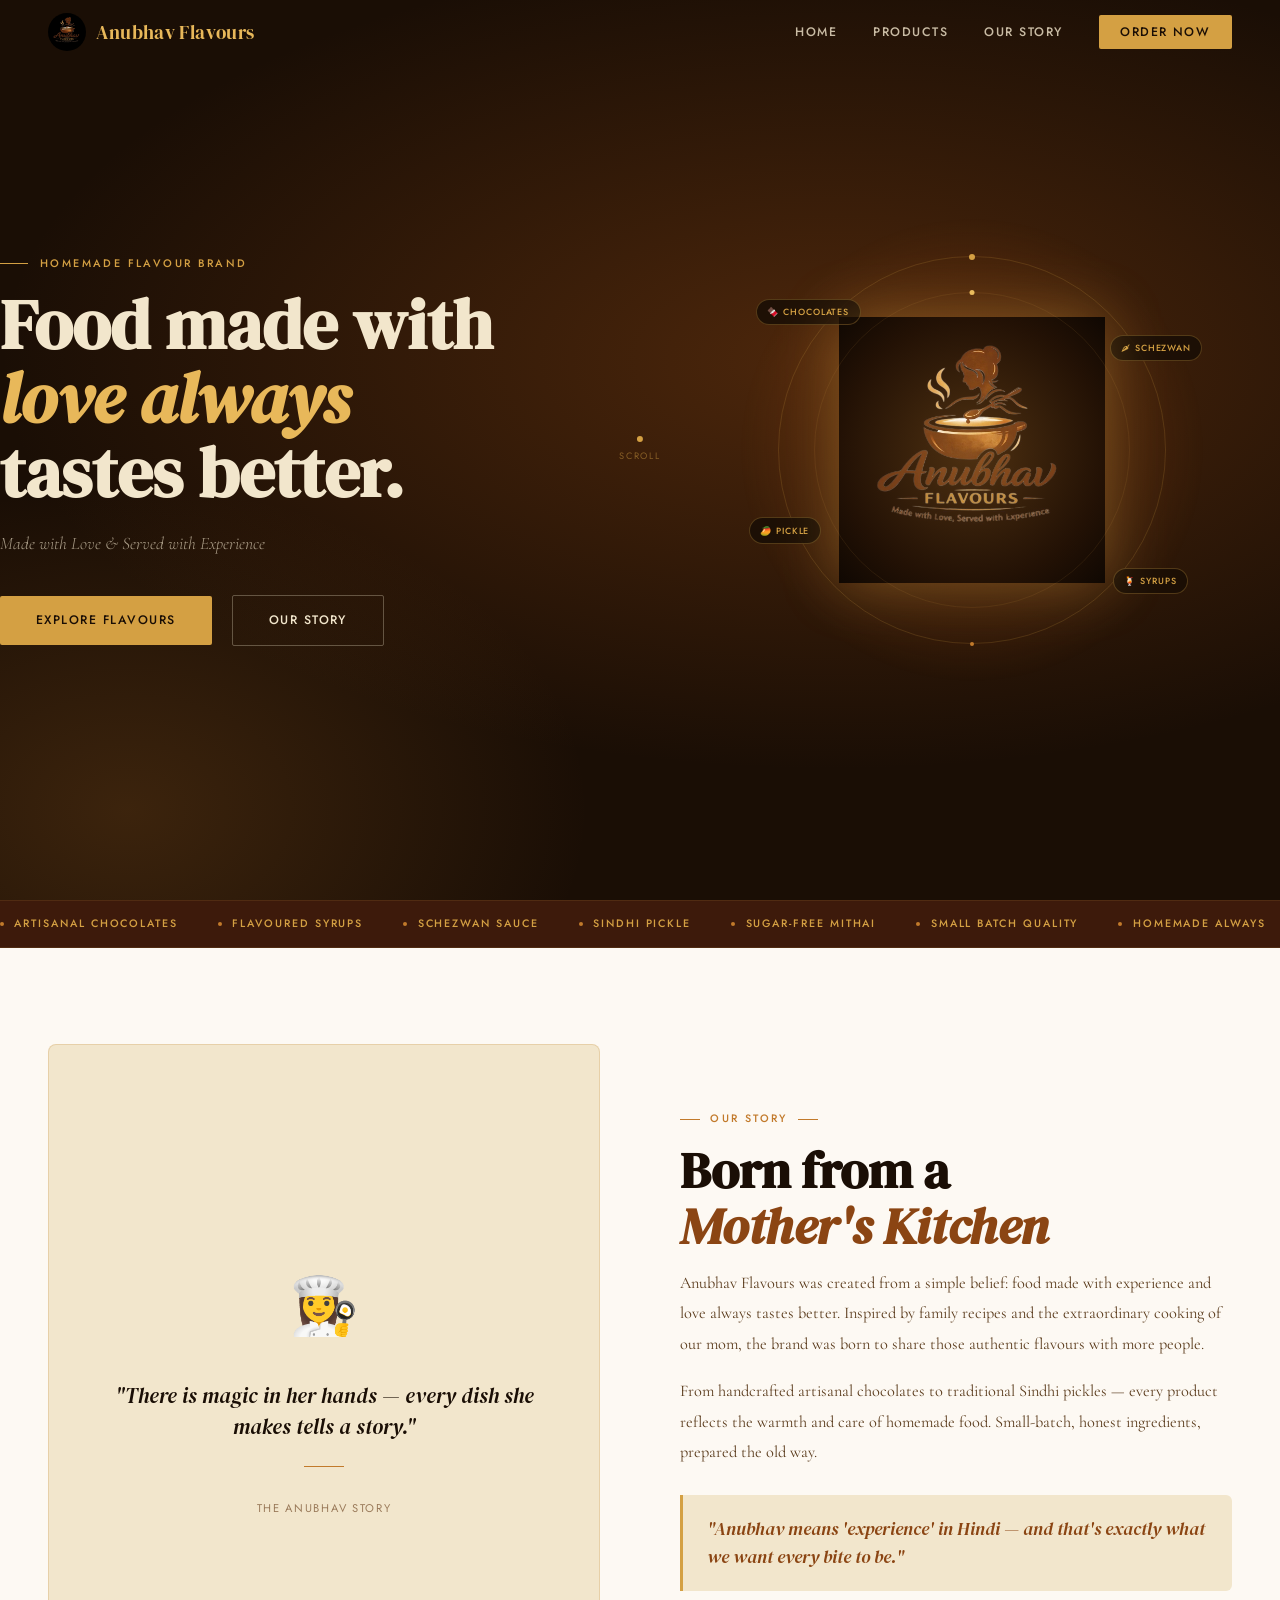
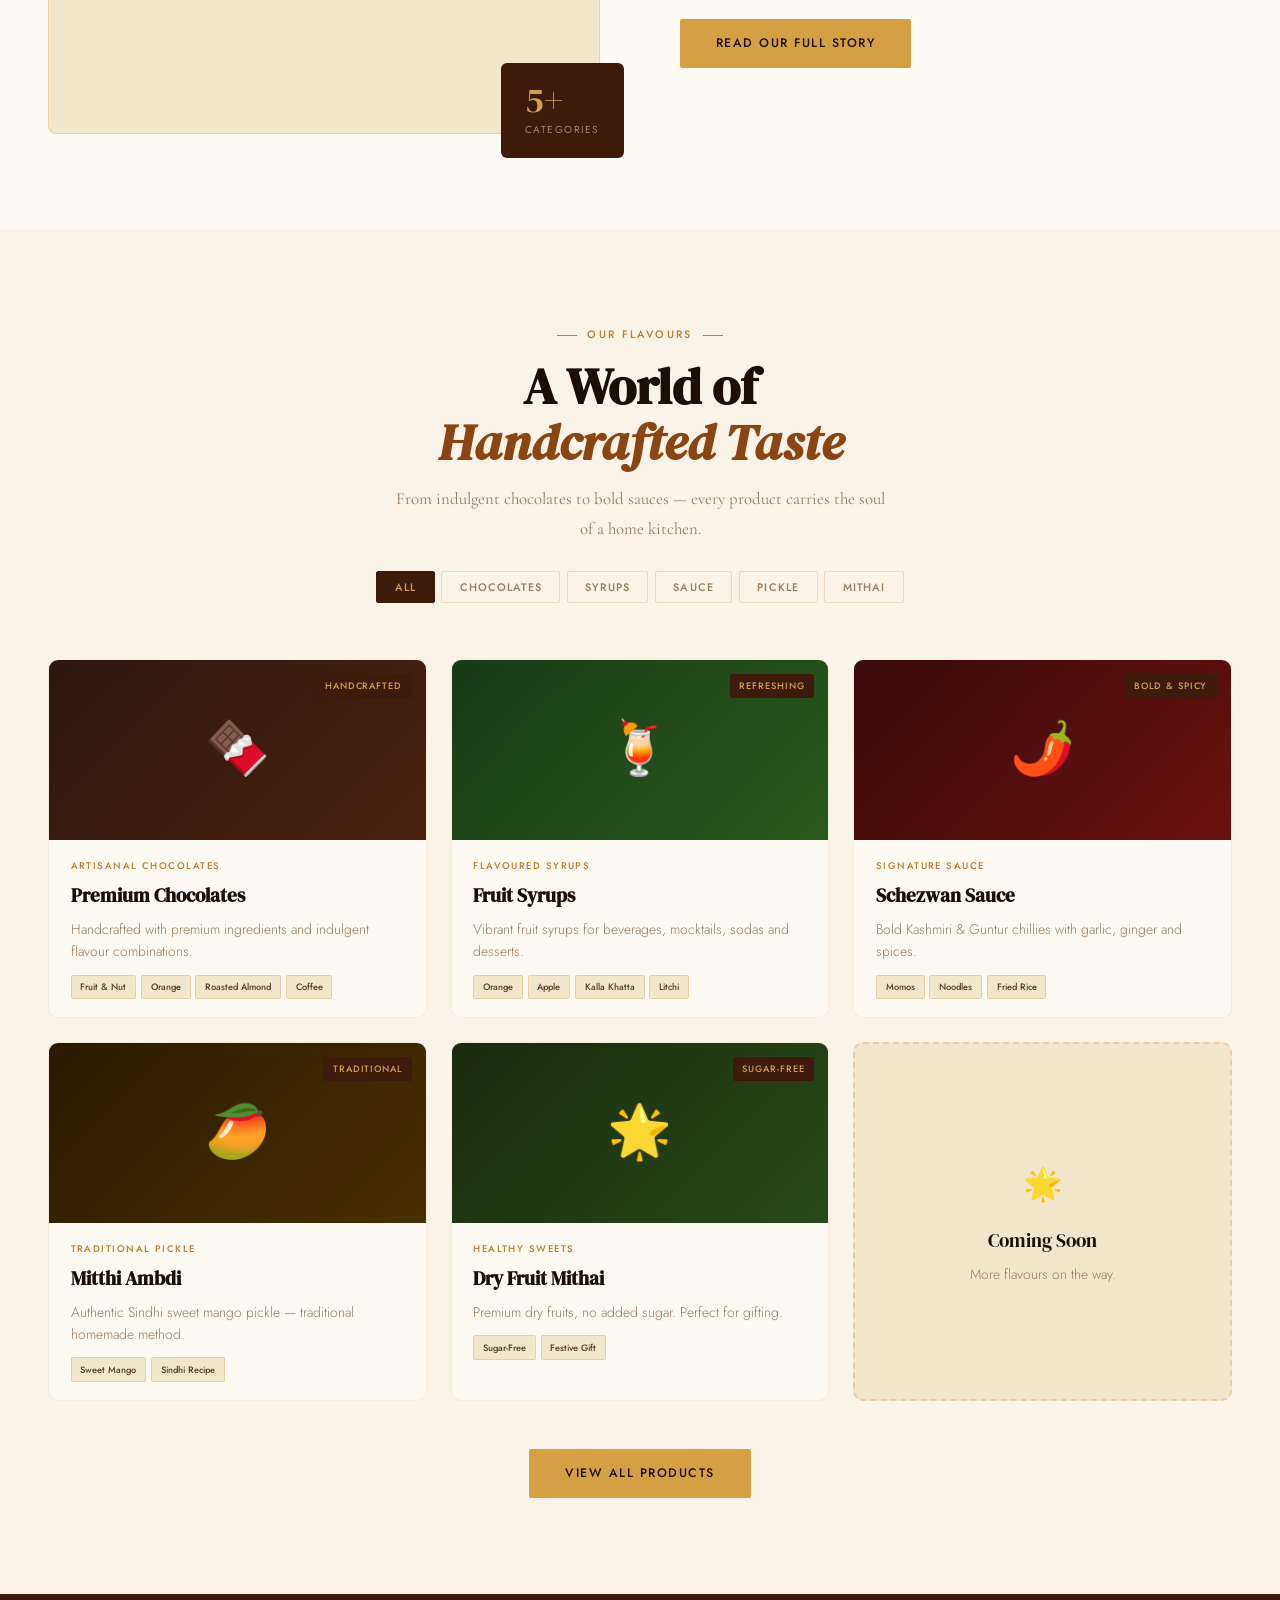
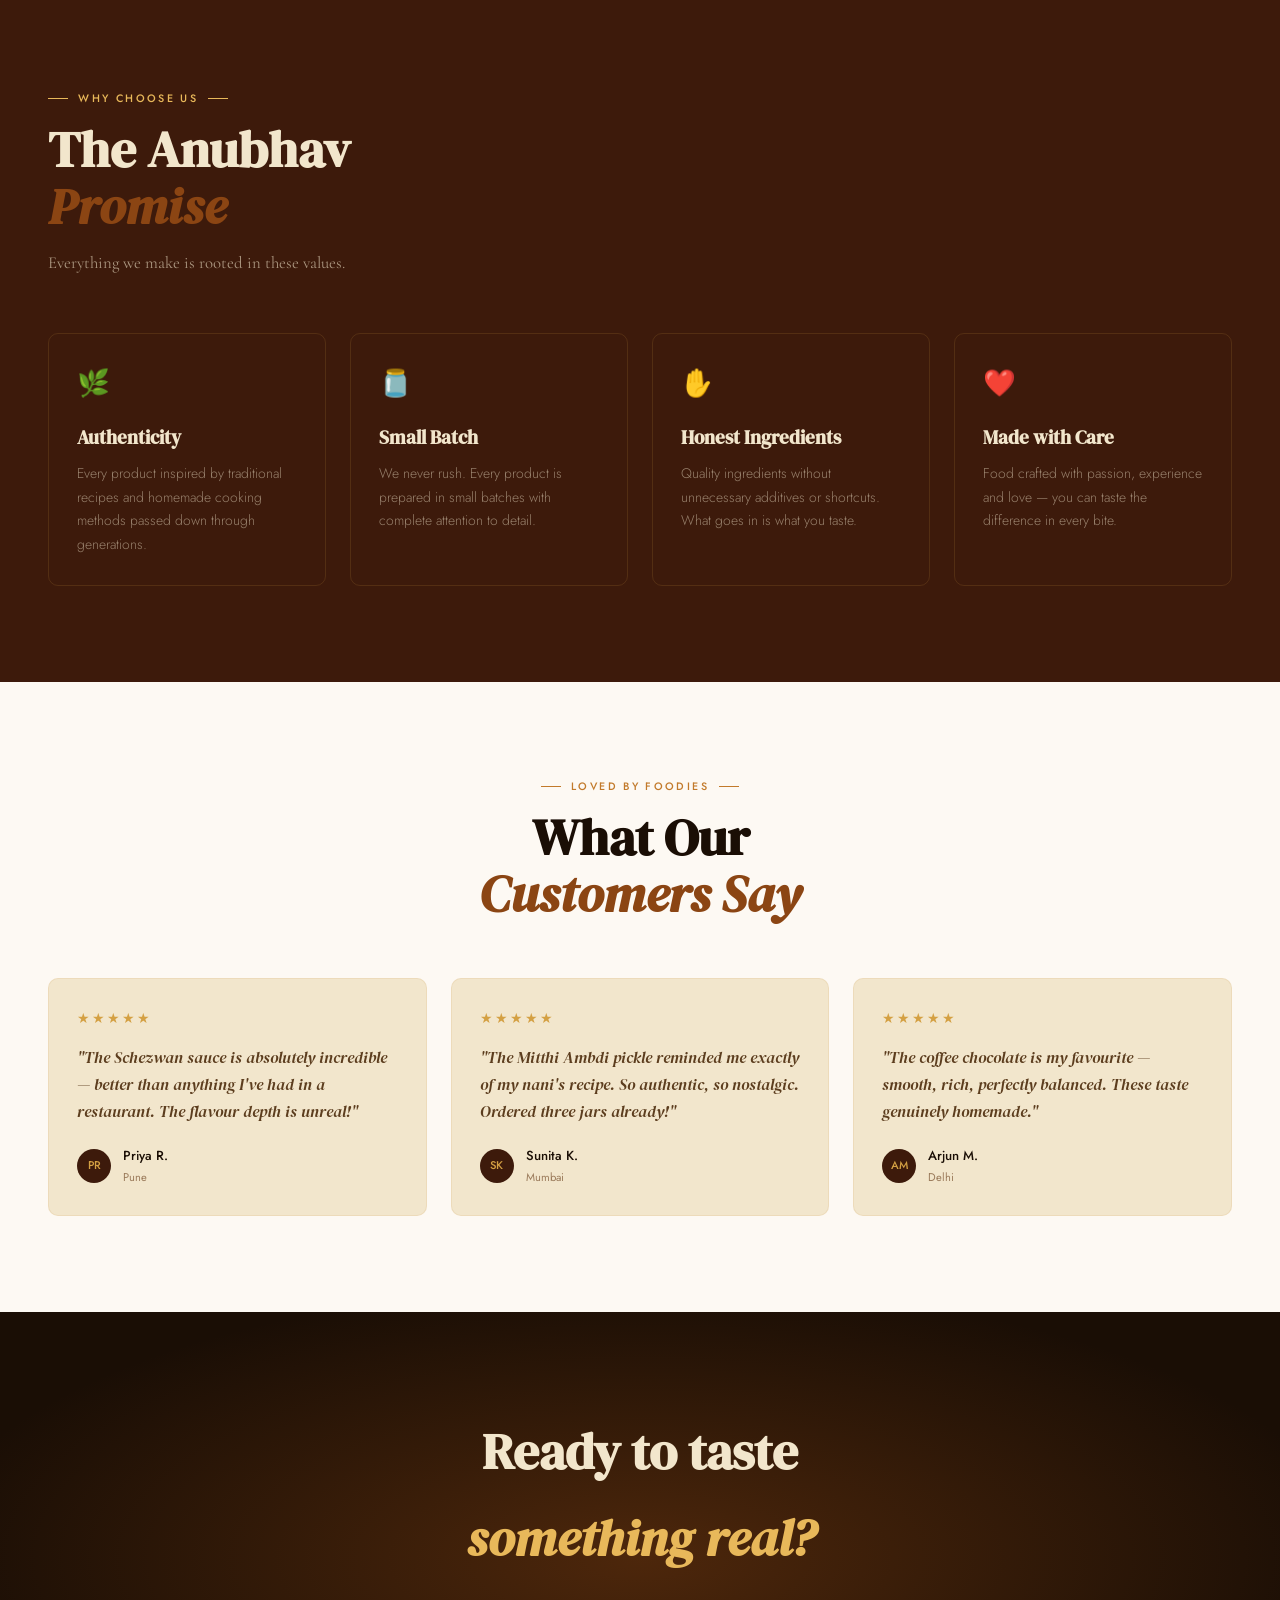
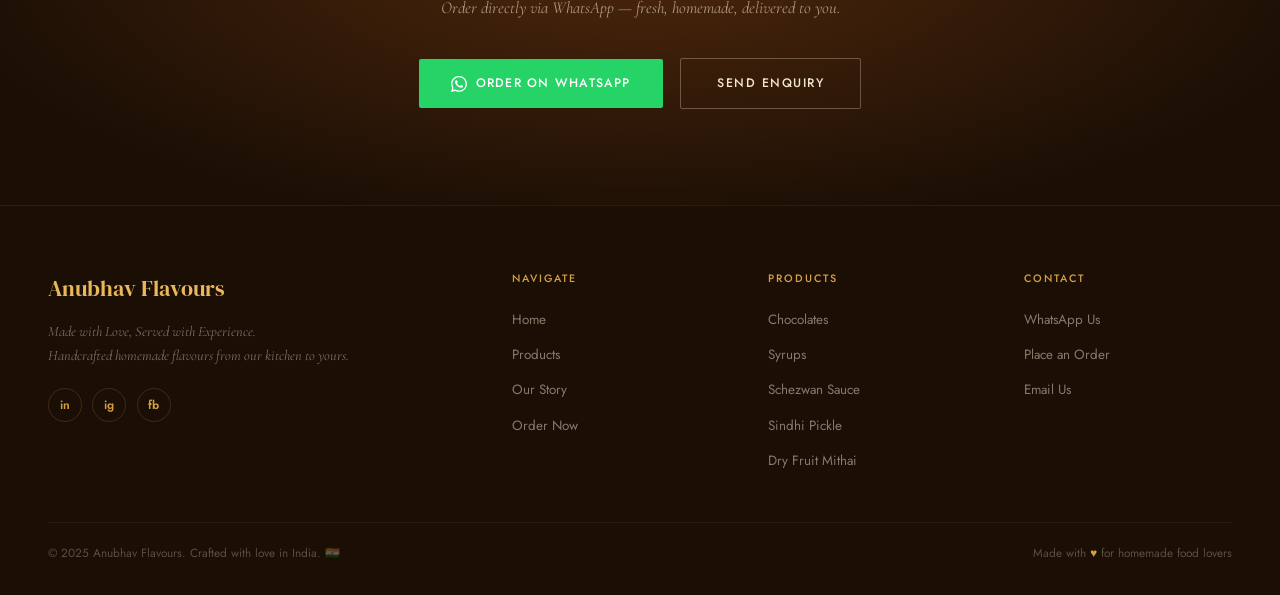
<file: index.html>
<!DOCTYPE html>
<html lang="en">
<head>
  <meta charset="UTF-8">
  <meta name="viewport" content="width=device-width, initial-scale=1.0">
  <title>Anubhav Flavours — Made with Love, Served with Experience</title>
  <meta name="description" content="Anubhav Flavours is a homegrown Indian food brand creating authentic, small-batch flavour experiences — artisanal chocolates, syrups, Schezwan sauce, Sindhi pickles & sugar-free mithai.">
  <meta property="og:title" content="Anubhav Flavours — Made with Love, Served with Experience">
  <meta property="og:description" content="Handcrafted homemade flavours from our kitchen to yours.">
  <meta name="theme-color" content="#1A0E05">
  <link rel="stylesheet" href="css/style.css">
  <link rel="icon" type="image/png" href="images/logo-dark.png">
</head>
<body>

<!-- ── DESKTOP NAV ── -->
<nav id="mainNav">
  <a href="/" class="nav-logo">
    <img src="images/logo-dark.png" alt="Anubhav Flavours" class="nav-logo-img">
    <span class="nav-logo-text">Anubhav Flavours</span>
  </a>
  <ul class="nav-links">
    <li><a href="/">Home</a></li>
    <li><a href="/pages/products">Products</a></li>
    <li><a href="/pages/about">Our Story</a></li>
    <li><a href="/pages/contact" class="nav-cta">Order Now</a></li>
  </ul>
</nav>

<!-- ── MOBILE BOTTOM NAV ── -->
<nav class="mobile-bottom-nav">
  <div class="mob-nav-inner">
    <a href="/" class="mob-nav-item active">
      <span class="mob-nav-icon">🏠</span>
      <span class="mob-nav-label">Home</span>
    </a>
    <a href="/pages/products" class="mob-nav-item">
      <span class="mob-nav-icon">🛍</span>
      <span class="mob-nav-label">Products</span>
    </a>
    <a href="/pages/contact" class="mob-nav-item mob-nav-order">
      <span class="mob-nav-icon">✉️</span>
      <span class="mob-nav-label">Order</span>
    </a>
    <a href="/pages/about" class="mob-nav-item">
      <span class="mob-nav-icon">❤️</span>
      <span class="mob-nav-label">Story</span>
    </a>
    <a href="https://wa.me/919999999999" class="mob-nav-item" target="_blank">
      <span class="mob-nav-icon">💬</span>
      <span class="mob-nav-label">WhatsApp</span>
    </a>
  </div>
</nav>

<!-- ── HERO ── -->
<section class="hero">
  <div class="hero-bg"></div>

  <!-- Floating spice particles -->
  <div class="hero-particles" aria-hidden="true">
    <div class="particle" style="width:3px;height:3px;left:15%;top:70%;--d:9s;--dl:0s"></div>
    <div class="particle" style="width:4px;height:4px;left:25%;top:80%;--d:7s;--dl:1.5s"></div>
    <div class="particle" style="width:2px;height:2px;left:40%;top:75%;--d:11s;--dl:0.8s"></div>
    <div class="particle" style="width:5px;height:5px;left:55%;top:85%;--d:8s;--dl:2s"></div>
    <div class="particle" style="width:3px;height:3px;left:70%;top:72%;--d:10s;--dl:0.3s"></div>
    <div class="particle" style="width:2px;height:2px;left:80%;top:78%;--d:7.5s;--dl:1s"></div>
    <div class="particle" style="width:4px;height:4px;left:88%;top:68%;--d:9.5s;--dl:2.5s"></div>
  </div>

  <div class="hero-content">
    <!-- Text side -->
    <div class="hero-text">
      <p class="hero-eyebrow">Homemade Flavour Brand</p>
      <h1 class="hero-title">
        Food made with<br>
        <em>love always</em><br>
        tastes better.
      </h1>
      <p class="hero-tagline">Made with Love &amp; Served with Experience</p>
      <div class="hero-actions">
        <a href="/pages/products" class="btn-primary">Explore Flavours</a>
        <a href="/pages/about" class="btn-outline">Our Story</a>
      </div>
    </div>

    <!-- Logo side -->
    <div class="hero-image-side">
      <div class="hero-logo-stage">
        <div class="logo-halo"></div>
        <div class="orbit orbit-1"></div>
        <div class="orbit orbit-2"></div>
        <img src="images/logo-dark.png" alt="Anubhav Flavours" class="hero-logo-img">
        <!-- Floating flavour pills -->
        <div class="hero-pills" aria-hidden="true">
          <span class="pill">🍫 Chocolates</span>
          <span class="pill">🌶 Schezwan</span>
          <span class="pill">🥭 Pickle</span>
          <span class="pill">🍹 Syrups</span>
        </div>
      </div>
    </div>
  </div>

  <div class="hero-scroll" aria-hidden="true">
    <div class="scroll-dot"></div>
    <span>Scroll</span>
  </div>
</section>

<!-- ── MARQUEE STRIP ── -->
<div class="flavour-strip">
  <div class="marquee-inner" id="marqueeStrip">
    <span class="strip-item"><span class="strip-dot"></span>Artisanal Chocolates</span>
    <span class="strip-item"><span class="strip-dot"></span>Flavoured Syrups</span>
    <span class="strip-item"><span class="strip-dot"></span>Schezwan Sauce</span>
    <span class="strip-item"><span class="strip-dot"></span>Sindhi Pickle</span>
    <span class="strip-item"><span class="strip-dot"></span>Sugar-Free Mithai</span>
    <span class="strip-item"><span class="strip-dot"></span>Small Batch Quality</span>
    <span class="strip-item"><span class="strip-dot"></span>Homemade Always</span>
    <span class="strip-item"><span class="strip-dot"></span>Traditional Recipes</span>
  </div>
</div>

<!-- ── STORY SECTION ── -->
<section class="story-section">
  <div class="container">
    <div class="story-grid">
      <div class="story-visual reveal">
        <div class="story-frame">
          <div class="story-icon">👩‍🍳</div>
          <p class="story-frame-text">"There is magic in her hands — every dish she makes tells a story."</p>
          <div style="width:40px;height:1px;background:var(--amber);margin:0 auto"></div>
          <p style="font-family:var(--font-ui);font-size:.7rem;letter-spacing:.15em;text-transform:uppercase;color:var(--text-muted);margin-top:.5rem">The Anubhav Story</p>
        </div>
        <div class="story-accent-box">
          <div class="story-accent-num">5+</div>
          <div class="story-accent-label">Categories</div>
        </div>
      </div>
      <div class="story-text">
        <p class="section-eyebrow reveal" style="justify-content:flex-start">Our Story</p>
        <h2 class="section-title reveal reveal-delay-1">Born from a<br><em>Mother's Kitchen</em></h2>
        <p class="story-body reveal reveal-delay-2">Anubhav Flavours was created from a simple belief: food made with experience and love always tastes better. Inspired by family recipes and the extraordinary cooking of our mom, the brand was born to share those authentic flavours with more people.</p>
        <p class="story-body reveal reveal-delay-2">From handcrafted artisanal chocolates to traditional Sindhi pickles — every product reflects the warmth and care of homemade food. Small-batch, honest ingredients, prepared the old way.</p>
        <div class="story-quote reveal reveal-delay-3">
          <p>"Anubhav means 'experience' in Hindi — and that's exactly what we want every bite to be."</p>
        </div>
        <a href="/pages/about" class="btn-primary reveal reveal-delay-4">Read Our Full Story</a>
      </div>
    </div>
  </div>
</section>

<!-- ── PRODUCTS SECTION ── -->
<section class="products-section">
  <div class="container">
    <div class="products-header">
      <p class="section-eyebrow reveal">Our Flavours</p>
      <h2 class="section-title reveal reveal-delay-1">A World of<br><em>Handcrafted Taste</em></h2>
      <p class="section-sub reveal reveal-delay-2">From indulgent chocolates to bold sauces — every product carries the soul of a home kitchen.</p>
      <div class="product-filter reveal reveal-delay-3">
        <button class="filter-btn active" data-category="all">All</button>
        <button class="filter-btn" data-category="chocolate">Chocolates</button>
        <button class="filter-btn" data-category="syrup">Syrups</button>
        <button class="filter-btn" data-category="sauce">Sauce</button>
        <button class="filter-btn" data-category="pickle">Pickle</button>
        <button class="filter-btn" data-category="mithai">Mithai</button>
      </div>
    </div>
    <div class="products-grid">
      <div class="product-card reveal" data-category="chocolate">
        <div class="product-card-img" style="background:linear-gradient(135deg,#2C1810,#4A2010)">
          <span class="product-emoji">🍫</span>
          <span class="product-tag">Handcrafted</span>
        </div>
        <div class="product-card-body">
          <p class="product-category">Artisanal Chocolates</p>
          <h3 class="product-name">Premium Chocolates</h3>
          <p class="product-desc">Handcrafted with premium ingredients and indulgent flavour combinations.</p>
          <div class="product-variants">
            <span class="variant-chip">Fruit &amp; Nut</span>
            <span class="variant-chip">Orange</span>
            <span class="variant-chip">Roasted Almond</span>
            <span class="variant-chip">Coffee</span>
          </div>
        </div>
      </div>
      <div class="product-card reveal reveal-delay-1" data-category="syrup">
        <div class="product-card-img" style="background:linear-gradient(135deg,#1A3A1A,#2A5A1A)">
          <span class="product-emoji">🍹</span>
          <span class="product-tag">Refreshing</span>
        </div>
        <div class="product-card-body">
          <p class="product-category">Flavoured Syrups</p>
          <h3 class="product-name">Fruit Syrups</h3>
          <p class="product-desc">Vibrant fruit syrups for beverages, mocktails, sodas and desserts.</p>
          <div class="product-variants">
            <span class="variant-chip">Orange</span>
            <span class="variant-chip">Apple</span>
            <span class="variant-chip">Kalla Khatta</span>
            <span class="variant-chip">Litchi</span>
          </div>
        </div>
      </div>
      <div class="product-card reveal reveal-delay-2" data-category="sauce">
        <div class="product-card-img" style="background:linear-gradient(135deg,#3A0A0A,#6A1010)">
          <span class="product-emoji">🌶️</span>
          <span class="product-tag">Bold &amp; Spicy</span>
        </div>
        <div class="product-card-body">
          <p class="product-category">Signature Sauce</p>
          <h3 class="product-name">Schezwan Sauce</h3>
          <p class="product-desc">Bold Kashmiri &amp; Guntur chillies with garlic, ginger and spices.</p>
          <div class="product-variants">
            <span class="variant-chip">Momos</span>
            <span class="variant-chip">Noodles</span>
            <span class="variant-chip">Fried Rice</span>
          </div>
        </div>
      </div>
      <div class="product-card reveal reveal-delay-1" data-category="pickle">
        <div class="product-card-img" style="background:linear-gradient(135deg,#2A1A00,#4A3000)">
          <span class="product-emoji">🥭</span>
          <span class="product-tag">Traditional</span>
        </div>
        <div class="product-card-body">
          <p class="product-category">Traditional Pickle</p>
          <h3 class="product-name">Mitthi Ambdi</h3>
          <p class="product-desc">Authentic Sindhi sweet mango pickle — traditional homemade method.</p>
          <div class="product-variants">
            <span class="variant-chip">Sweet Mango</span>
            <span class="variant-chip">Sindhi Recipe</span>
          </div>
        </div>
      </div>
      <div class="product-card reveal reveal-delay-2" data-category="mithai">
        <div class="product-card-img" style="background:linear-gradient(135deg,#1A2A10,#2A4A1A)">
          <span class="product-emoji">🌟</span>
          <span class="product-tag">Sugar-Free</span>
        </div>
        <div class="product-card-body">
          <p class="product-category">Healthy Sweets</p>
          <h3 class="product-name">Dry Fruit Mithai</h3>
          <p class="product-desc">Premium dry fruits, no added sugar. Perfect for gifting.</p>
          <div class="product-variants">
            <span class="variant-chip">Sugar-Free</span>
            <span class="variant-chip">Festive Gift</span>
          </div>
        </div>
      </div>
      <div class="product-card reveal reveal-delay-3" style="display:flex;align-items:center;justify-content:center;min-height:240px;background:var(--parchment);border:2px dashed var(--border-warm)">
        <div style="text-align:center;padding:2rem">
          <p style="font-size:2rem;margin-bottom:.75rem">🌟</p>
          <p class="product-name" style="margin-bottom:.4rem">Coming Soon</p>
          <p class="product-desc" style="display:block">More flavours on the way.</p>
        </div>
      </div>
    </div>
    <div style="text-align:center;margin-top:3rem" class="reveal">
      <a href="/pages/products" class="btn-primary">View All Products</a>
    </div>
  </div>
</section>

<!-- ── VALUES ── -->
<section class="values-section">
  <div class="container">
    <div class="values-header">
      <p class="section-eyebrow reveal">Why Choose Us</p>
      <h2 class="section-title reveal reveal-delay-1">The Anubhav<br><em>Promise</em></h2>
      <p class="section-sub reveal reveal-delay-2">Everything we make is rooted in these values.</p>
    </div>
    <div class="values-grid">
      <div class="value-card reveal">
        <div class="value-icon">🌿</div>
        <h3 class="value-title">Authenticity</h3>
        <p class="value-text">Every product inspired by traditional recipes and homemade cooking methods passed down through generations.</p>
      </div>
      <div class="value-card reveal reveal-delay-1">
        <div class="value-icon">🫙</div>
        <h3 class="value-title">Small Batch</h3>
        <p class="value-text">We never rush. Every product is prepared in small batches with complete attention to detail.</p>
      </div>
      <div class="value-card reveal reveal-delay-2">
        <div class="value-icon">✋</div>
        <h3 class="value-title">Honest Ingredients</h3>
        <p class="value-text">Quality ingredients without unnecessary additives or shortcuts. What goes in is what you taste.</p>
      </div>
      <div class="value-card reveal reveal-delay-3">
        <div class="value-icon">❤️</div>
        <h3 class="value-title">Made with Care</h3>
        <p class="value-text">Food crafted with passion, experience and love — you can taste the difference in every bite.</p>
      </div>
    </div>
  </div>
</section>

<!-- ── TESTIMONIALS ── -->
<section class="testimonials-section">
  <div class="container">
    <div class="testimonials-header">
      <p class="section-eyebrow reveal">Loved by Foodies</p>
      <h2 class="section-title reveal reveal-delay-1">What Our<br><em>Customers Say</em></h2>
    </div>
    <div class="testimonials-grid">
      <div class="testimonial-card reveal">
        <div class="testimonial-stars">★★★★★</div>
        <p class="testimonial-text">"The Schezwan sauce is absolutely incredible — better than anything I've had in a restaurant. The flavour depth is unreal!"</p>
        <div class="testimonial-author">
          <div class="testimonial-avatar">PR</div>
          <div><p class="testimonial-name">Priya R.</p><p class="testimonial-location">Pune</p></div>
        </div>
      </div>
      <div class="testimonial-card reveal reveal-delay-1">
        <div class="testimonial-stars">★★★★★</div>
        <p class="testimonial-text">"The Mitthi Ambdi pickle reminded me exactly of my nani's recipe. So authentic, so nostalgic. Ordered three jars already!"</p>
        <div class="testimonial-author">
          <div class="testimonial-avatar">SK</div>
          <div><p class="testimonial-name">Sunita K.</p><p class="testimonial-location">Mumbai</p></div>
        </div>
      </div>
      <div class="testimonial-card reveal reveal-delay-2">
        <div class="testimonial-stars">★★★★★</div>
        <p class="testimonial-text">"The coffee chocolate is my favourite — smooth, rich, perfectly balanced. These taste genuinely homemade."</p>
        <div class="testimonial-author">
          <div class="testimonial-avatar">AM</div>
          <div><p class="testimonial-name">Arjun M.</p><p class="testimonial-location">Delhi</p></div>
        </div>
      </div>
    </div>
  </div>
</section>

<!-- ── CTA ── -->
<section class="cta-section">
  <div class="container">
    <div class="cta-content">
      <h2 class="cta-title reveal">Ready to taste<br><em>something real?</em></h2>
      <p class="cta-sub reveal reveal-delay-1">Order directly via WhatsApp — fresh, homemade, delivered to you.</p>
      <div class="cta-actions reveal reveal-delay-2">
        <a href="https://wa.me/919999999999?text=Hi%20Anubhav%20Flavours!%20I%20would%20like%20to%20place%20an%20order." class="whatsapp-btn" target="_blank">
          <svg width="16" height="16" viewBox="0 0 24 24" fill="currentColor"><path d="M17.472 14.382c-.297-.149-1.758-.867-2.03-.967-.273-.099-.471-.148-.67.15-.197.297-.767.966-.94 1.164-.173.199-.347.223-.644.075-.297-.15-1.255-.463-2.39-1.475-.883-.788-1.48-1.761-1.653-2.059-.173-.297-.018-.458.13-.606.134-.133.298-.347.446-.52.149-.174.198-.298.298-.497.099-.198.05-.371-.025-.52-.075-.149-.669-1.612-.916-2.207-.242-.579-.487-.5-.669-.51-.173-.008-.371-.01-.57-.01-.198 0-.52.074-.792.372-.272.297-1.04 1.016-1.04 2.479 0 1.462 1.065 2.875 1.213 3.074.149.198 2.096 3.2 5.077 4.487.709.306 1.262.489 1.694.625.712.227 1.36.195 1.871.118.571-.085 1.758-.719 2.006-1.413.248-.694.248-1.289.173-1.413-.074-.124-.272-.198-.57-.347m-5.421 7.403h-.004a9.87 9.87 0 01-5.031-1.378l-.361-.214-3.741.982.998-3.648-.235-.374a9.86 9.86 0 01-1.51-5.26c.001-5.45 4.436-9.884 9.888-9.884 2.64 0 5.122 1.03 6.988 2.898a9.825 9.825 0 012.893 6.994c-.003 5.45-4.437 9.884-9.885 9.884m8.413-18.297A11.815 11.815 0 0012.05 0C5.495 0 .16 5.335.157 11.892c0 2.096.547 4.142 1.588 5.945L.057 24l6.305-1.654a11.882 11.882 0 005.683 1.448h.005c6.554 0 11.89-5.335 11.893-11.893a11.821 11.821 0 00-3.48-8.413Z"/></svg>
          Order on WhatsApp
        </a>
        <a href="/pages/contact" class="btn-outline">Send Enquiry</a>
      </div>
    </div>
  </div>
</section>

<!-- ── FOOTER ── -->
<footer>
  <div class="container">
    <div class="footer-grid">
      <div>
        <div class="footer-brand-name">Anubhav Flavours</div>
        <p class="footer-tagline">Made with Love, Served with Experience.<br>Handcrafted homemade flavours from our kitchen to yours.</p>
        <div class="footer-social">
          <a href="#" class="social-link">in</a>
          <a href="#" class="social-link">ig</a>
          <a href="#" class="social-link">fb</a>
        </div>
      </div>
      <div>
        <p class="footer-col-title">Navigate</p>
        <ul class="footer-links">
          <li><a href="/">Home</a></li>
          <li><a href="/pages/products">Products</a></li>
          <li><a href="/pages/about">Our Story</a></li>
          <li><a href="/pages/contact">Order Now</a></li>
        </ul>
      </div>
      <div>
        <p class="footer-col-title">Products</p>
        <ul class="footer-links">
          <li><a href="/pages/products">Chocolates</a></li>
          <li><a href="/pages/products">Syrups</a></li>
          <li><a href="/pages/products">Schezwan Sauce</a></li>
          <li><a href="/pages/products">Sindhi Pickle</a></li>
          <li><a href="/pages/products">Dry Fruit Mithai</a></li>
        </ul>
      </div>
      <div>
        <p class="footer-col-title">Contact</p>
        <ul class="footer-links">
          <li><a href="https://wa.me/919999999999">WhatsApp Us</a></li>
          <li><a href="/pages/contact">Place an Order</a></li>
          <li><a href="mailto:hello@anubhavflavours.com">Email Us</a></li>
        </ul>
      </div>
    </div>
    <div class="footer-bottom">
      <p class="footer-copy">© 2025 Anubhav Flavours. Crafted with love in India. 🇮🇳</p>
      <p class="footer-copy">Made with <span style="color:var(--gold)">♥</span> for homemade food lovers</p>
    </div>
  </div>
</footer>

<script>
// ── NAV SCROLL ──
const nav = document.getElementById('mainNav');
window.addEventListener('scroll',()=>{
  nav.classList.toggle('scrolled', window.scrollY > 40);
});

// ── MARQUEE LOOP ──
const strip = document.getElementById('marqueeStrip');
if(strip) strip.innerHTML += strip.innerHTML;

// ── PRODUCT FILTER ──
document.querySelectorAll('.filter-btn').forEach(btn=>{
  btn.addEventListener('click',()=>{
    document.querySelectorAll('.filter-btn').forEach(b=>b.classList.remove('active'));
    btn.classList.add('active');
    const cat = btn.dataset.category;
    document.querySelectorAll('.product-card').forEach(card=>{
      card.style.display = (cat==='all'||card.dataset.category===cat)?'':'none';
    });
  });
});

// ── SCROLL REVEAL ──
const revealEls = document.querySelectorAll('.reveal');
const io = new IntersectionObserver(entries=>{
  entries.forEach(e=>{ if(e.isIntersecting) e.target.classList.add('visible'); });
},{threshold:.1});
revealEls.forEach(el=>io.observe(el));

// ── MOBILE BOTTOM NAV active state ──
const currentPath = window.location.pathname;
document.querySelectorAll('.mob-nav-item').forEach(item=>{
  const href = item.getAttribute('href');
  if(href===currentPath || (currentPath==='/'&&href==='/')) {
    item.classList.add('active');
  } else {
    item.classList.remove('active');
  }
});
</script>
</body>
</html>
</file>
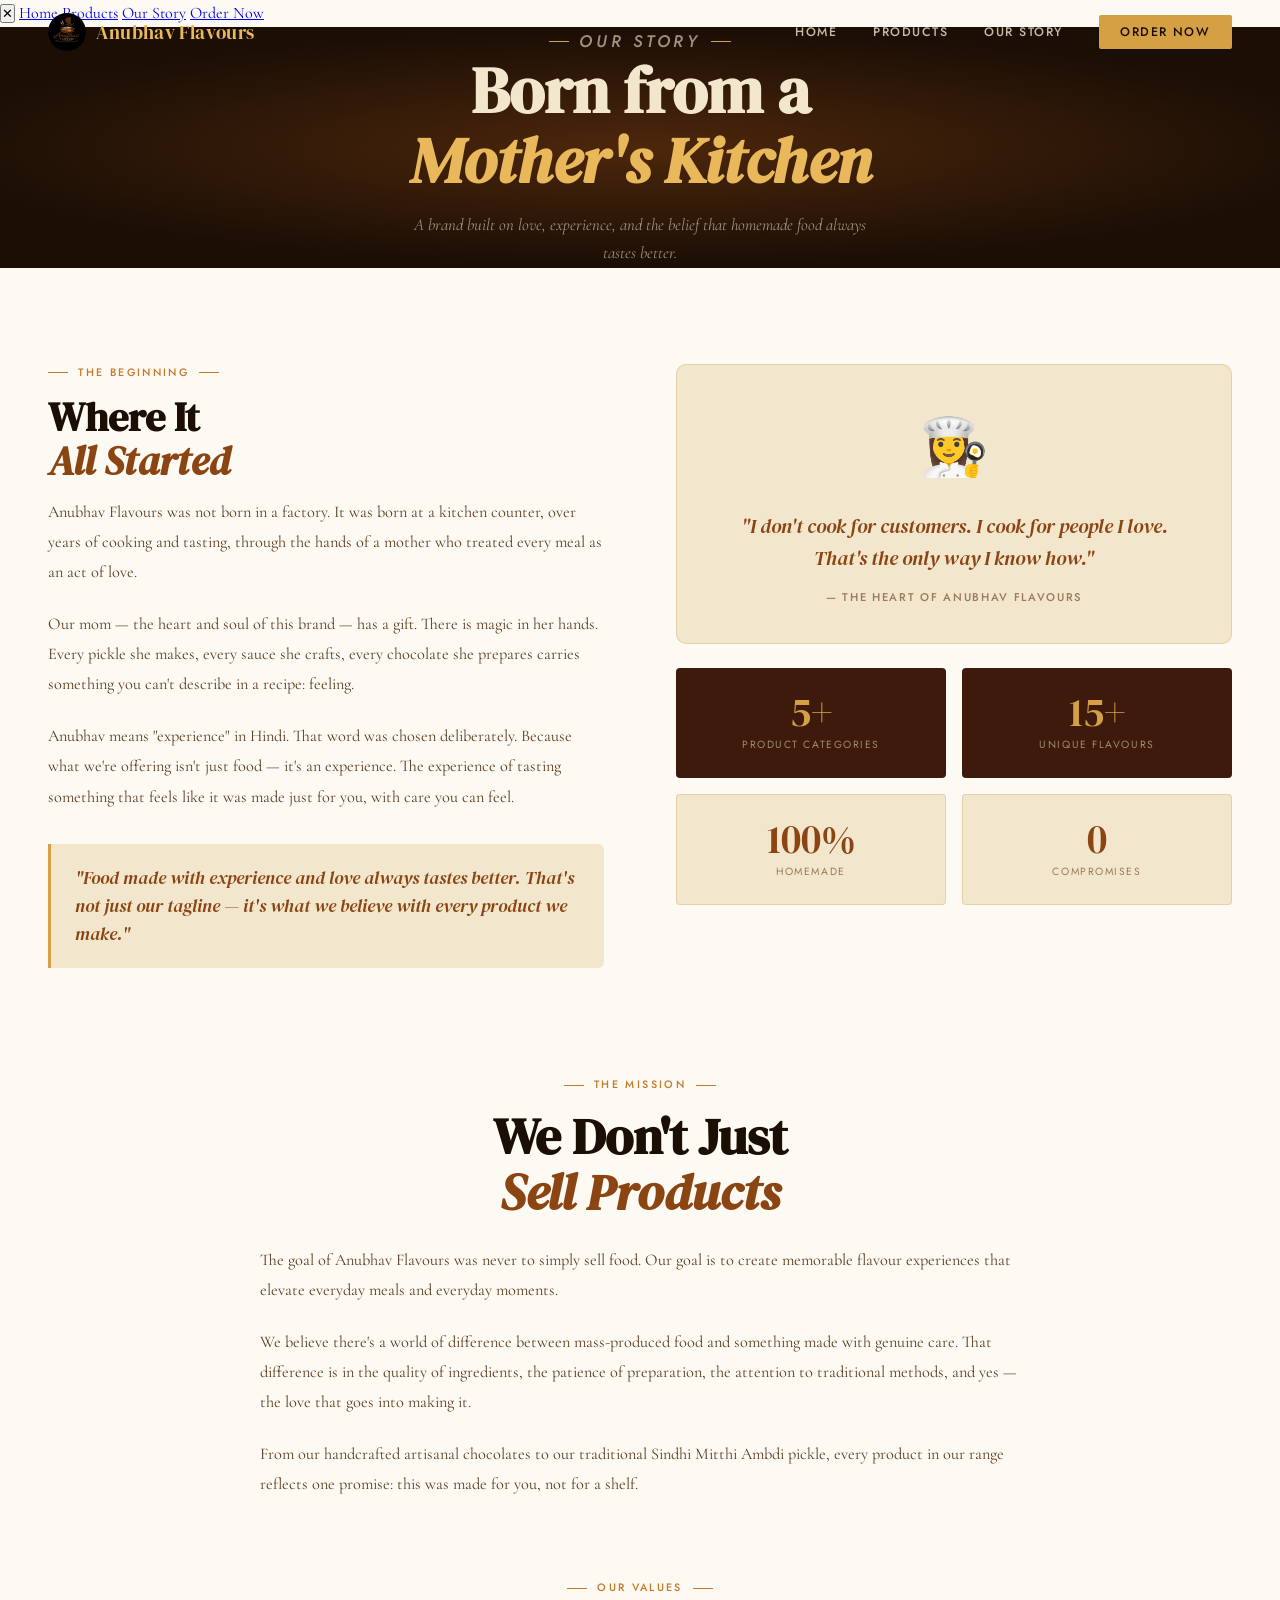
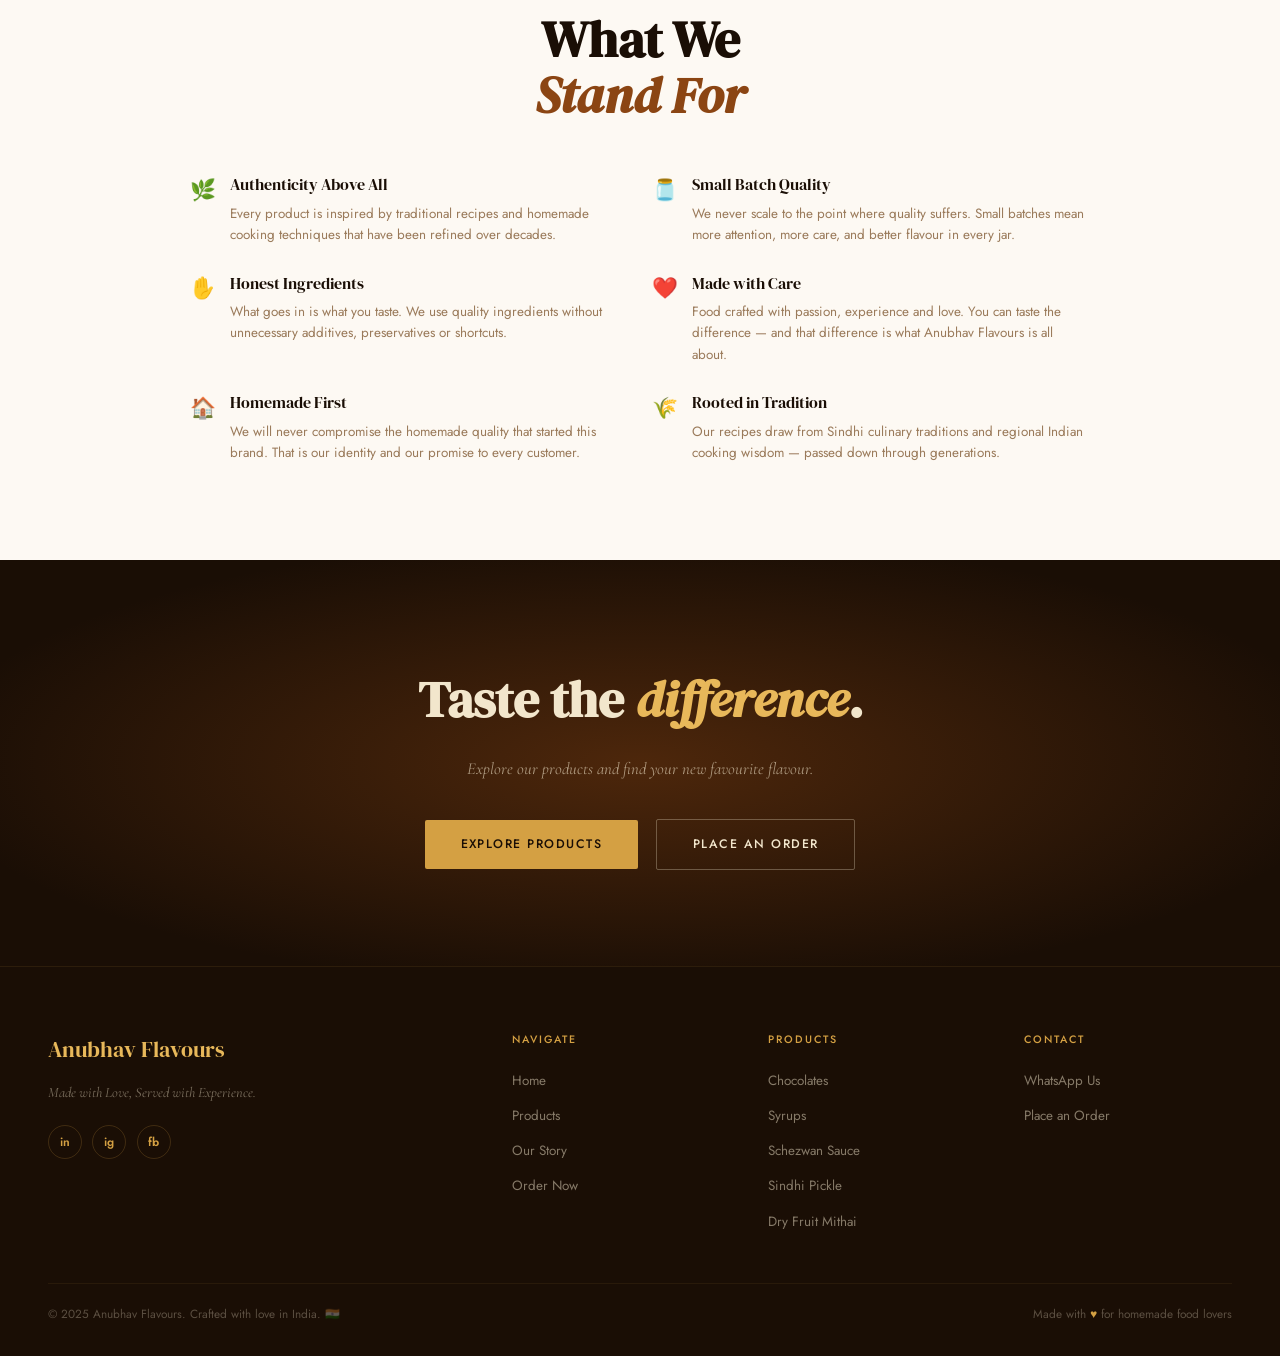
<file: pages/about.html>
<!DOCTYPE html>
<html lang="en">
<head>
  <meta charset="UTF-8">
  <meta name="viewport" content="width=device-width, initial-scale=1.0">
  <title>Our Story — Anubhav Flavours</title>
  <meta name="description" content="The story behind Anubhav Flavours — a brand born from a mother's kitchen, inspired by tradition, and crafted with love.">
  <link rel="stylesheet" href="../css/style.css">
  <link rel="icon" type="image/png" href="../images/logo-dark.png">
</head>
<body>

  <!-- NAV -->
  <nav id="mainNav">
    <a href="/" class="nav-logo"><img src="../images/logo-dark.png" alt="" class="nav-logo-img"><span class="nav-logo-text">Anubhav Flavours</span>
    </a>
    <ul class="nav-links">
      <li><a href="/">Home</a></li>
      <li><a href="/pages/products">Products</a></li>
      <li><a href="/pages/about">Our Story</a></li>
      <li><a href="/pages/contact" class="nav-cta">Order Now</a></li>
    </ul>
    <button class="nav-hamburger" id="hamburger" aria-label="Menu">
      <span></span><span></span><span></span>
    </button>
  </nav>
<!-- ── MOBILE BOTTOM NAV ── -->
<nav class="mobile-bottom-nav">
  <div class="mob-nav-inner">
    <a href="/" class="mob-nav-item">
      <span class="mob-nav-icon">🏠</span>
      <span class="mob-nav-label">Home</span>
    </a>
    <a href="/pages/products" class="mob-nav-item">
      <span class="mob-nav-icon">🛍</span>
      <span class="mob-nav-label">Products</span>
    </a>
    <a href="/pages/contact" class="mob-nav-item mob-nav-order">
      <span class="mob-nav-icon">✉️</span>
      <span class="mob-nav-label">Order</span>
    </a>
    <a href="/pages/about" class="mob-nav-item active">
      <span class="mob-nav-icon">❤️</span>
      <span class="mob-nav-label">Story</span>
    </a>
    <a href="https://wa.me/919999999999" class="mob-nav-item" target="_blank">
      <span class="mob-nav-icon">💬</span>
      <span class="mob-nav-label">WhatsApp</span>
    </a>
  </div>
</nav>

  <div class="mobile-nav" id="mobileNav">
    <button class="mobile-nav-close" id="mobileNavClose">✕</button>
    <a href="/">Home</a>
    <a href="/pages/products">Products</a>
    <a href="/pages/about">Our Story</a>
    <a href="/pages/contact">Order Now</a>
  </div>

  <!-- PAGE HERO -->
  <div class="page-hero">
    <div class="container page-hero-content">
      <p class="page-hero-eyebrow">Our Story</p>
      <h1>Born from a<br><em>Mother's Kitchen</em></h1>
      <p>A brand built on love, experience, and the belief that homemade food always tastes better.</p>
    </div>
  </div>

  <!-- ABOUT SECTION -->
  <section class="about-section">
    <div class="container">

      <!-- STORY GRID -->
      <div class="about-story-grid">
        <div>
          <p class="section-eyebrow reveal" style="justify-content:flex-start;">The Beginning</p>
          <h2 class="section-title reveal reveal-delay-1" style="font-size:2.5rem;">Where It<br><em>All Started</em></h2>
          <p class="about-body reveal reveal-delay-2">
            Anubhav Flavours was not born in a factory. It was born at a kitchen counter, over years of cooking and tasting, through the hands of a mother who treated every meal as an act of love.
          </p>
          <p class="about-body reveal reveal-delay-2">
            Our mom — the heart and soul of this brand — has a gift. There is magic in her hands. Every pickle she makes, every sauce she crafts, every chocolate she prepares carries something you can't describe in a recipe: feeling.
          </p>
          <p class="about-body reveal reveal-delay-3">
            Anubhav means "experience" in Hindi. That word was chosen deliberately. Because what we're offering isn't just food — it's an experience. The experience of tasting something that feels like it was made just for you, with care you can feel.
          </p>

          <div class="story-quote reveal reveal-delay-3" style="margin-top:2rem;">
            <p>"Food made with experience and love always tastes better. That's not just our tagline — it's what we believe with every product we make."</p>
          </div>
        </div>

        <div class="reveal">
          <div class="about-mom-card">
            <div class="about-mom-icon">👩‍🍳</div>
            <p class="about-mom-quote">"I don't cook for customers. I cook for people I love. That's the only way I know how."</p>
            <p class="about-mom-attr">— The Heart of Anubhav Flavours</p>
          </div>

          <!-- STATS -->
          <div style="display:grid;grid-template-columns:1fr 1fr;gap:1rem;margin-top:1.5rem;">
            <div style="background:var(--mahogany);border-radius:4px;padding:1.5rem;text-align:center;">
              <div style="font-family:var(--font-display);font-size:2.5rem;color:var(--gold);line-height:1;">5+</div>
              <div style="font-family:var(--font-ui);font-size:0.65rem;letter-spacing:0.15em;text-transform:uppercase;color:rgba(242,230,204,0.55);margin-top:0.25rem;">Product Categories</div>
            </div>
            <div style="background:var(--mahogany);border-radius:4px;padding:1.5rem;text-align:center;">
              <div style="font-family:var(--font-display);font-size:2.5rem;color:var(--gold);line-height:1;">15+</div>
              <div style="font-family:var(--font-ui);font-size:0.65rem;letter-spacing:0.15em;text-transform:uppercase;color:rgba(242,230,204,0.55);margin-top:0.25rem;">Unique Flavours</div>
            </div>
            <div style="background:var(--parchment);border:1px solid var(--border-warm);border-radius:4px;padding:1.5rem;text-align:center;">
              <div style="font-family:var(--font-display);font-size:2.5rem;color:var(--copper);line-height:1;">100%</div>
              <div style="font-family:var(--font-ui);font-size:0.65rem;letter-spacing:0.15em;text-transform:uppercase;color:var(--text-muted);margin-top:0.25rem;">Homemade</div>
            </div>
            <div style="background:var(--parchment);border:1px solid var(--border-warm);border-radius:4px;padding:1.5rem;text-align:center;">
              <div style="font-family:var(--font-display);font-size:2.5rem;color:var(--copper);line-height:1;">0</div>
              <div style="font-family:var(--font-ui);font-size:0.65rem;letter-spacing:0.15em;text-transform:uppercase;color:var(--text-muted);margin-top:0.25rem;">Compromises</div>
            </div>
          </div>
        </div>
      </div>

      <!-- BRAND STORY CONTINUATION -->
      <div style="max-width:760px;margin:0 auto 5rem;text-align:center;" class="reveal">
        <p class="section-eyebrow" style="justify-content:center;">The Mission</p>
        <h2 class="section-title reveal-delay-1" style="margin-bottom:1.5rem;">We Don't Just<br><em>Sell Products</em></h2>
        <p class="about-body" style="text-align:left;">
          The goal of Anubhav Flavours was never to simply sell food. Our goal is to create memorable flavour experiences that elevate everyday meals and everyday moments.
        </p>
        <p class="about-body" style="text-align:left;">
          We believe there's a world of difference between mass-produced food and something made with genuine care. That difference is in the quality of ingredients, the patience of preparation, the attention to traditional methods, and yes — the love that goes into making it.
        </p>
        <p class="about-body" style="text-align:left;">
          From our handcrafted artisanal chocolates to our traditional Sindhi Mitthi Ambdi pickle, every product in our range reflects one promise: this was made for you, not for a shelf.
        </p>
      </div>

      <!-- VALUES GRID -->
      <div>
        <div style="text-align:center;margin-bottom:3rem;" class="reveal">
          <p class="section-eyebrow" style="justify-content:center;">Our Values</p>
          <h2 class="section-title" style="margin-bottom:0;">What We<br><em>Stand For</em></h2>
        </div>
        <div class="values-list reveal reveal-delay-1" style="max-width:900px;margin:0 auto;">
          <div class="value-item">
            <div class="value-item-icon">🌿</div>
            <div>
              <p class="value-item-title">Authenticity Above All</p>
              <p class="value-item-text">Every product is inspired by traditional recipes and homemade cooking techniques that have been refined over decades.</p>
            </div>
          </div>
          <div class="value-item">
            <div class="value-item-icon">🫙</div>
            <div>
              <p class="value-item-title">Small Batch Quality</p>
              <p class="value-item-text">We never scale to the point where quality suffers. Small batches mean more attention, more care, and better flavour in every jar.</p>
            </div>
          </div>
          <div class="value-item">
            <div class="value-item-icon">✋</div>
            <div>
              <p class="value-item-title">Honest Ingredients</p>
              <p class="value-item-text">What goes in is what you taste. We use quality ingredients without unnecessary additives, preservatives or shortcuts.</p>
            </div>
          </div>
          <div class="value-item">
            <div class="value-item-icon">❤️</div>
            <div>
              <p class="value-item-title">Made with Care</p>
              <p class="value-item-text">Food crafted with passion, experience and love. You can taste the difference — and that difference is what Anubhav Flavours is all about.</p>
            </div>
          </div>
          <div class="value-item">
            <div class="value-item-icon">🏠</div>
            <div>
              <p class="value-item-title">Homemade First</p>
              <p class="value-item-text">We will never compromise the homemade quality that started this brand. That is our identity and our promise to every customer.</p>
            </div>
          </div>
          <div class="value-item">
            <div class="value-item-icon">🌾</div>
            <div>
              <p class="value-item-title">Rooted in Tradition</p>
              <p class="value-item-text">Our recipes draw from Sindhi culinary traditions and regional Indian cooking wisdom — passed down through generations.</p>
            </div>
          </div>
        </div>
      </div>

    </div>
  </section>

  <!-- CTA SECTION -->
  <section class="cta-section">
    <div class="container">
      <div class="cta-content">
        <h2 class="cta-title reveal">Taste the <em>difference</em>.</h2>
        <p class="cta-sub reveal reveal-delay-1">Explore our products and find your new favourite flavour.</p>
        <div class="cta-actions reveal reveal-delay-2">
          <a href="/pages/products" class="btn-primary">Explore Products</a>
          <a href="/pages/contact" class="btn-outline">Place an Order</a>
        </div>
      </div>
    </div>
  </section>

  <!-- FOOTER -->
  <footer>
    <div class="container">
      <div class="footer-grid">
        <div>
          <div class="footer-brand-logo">
            <span class="footer-brand-name">Anubhav Flavours</span>
          </div>
          <p class="footer-tagline">Made with Love, Served with Experience.</p>
          <div class="footer-social">
            <a href="#" class="social-link">in</a>
            <a href="#" class="social-link">ig</a>
            <a href="#" class="social-link">fb</a>
          </div>
        </div>
        <div>
          <p class="footer-col-title">Navigate</p>
          <ul class="footer-links">
            <li><a href="/">Home</a></li>
            <li><a href="/pages/products">Products</a></li>
            <li><a href="/pages/about">Our Story</a></li>
            <li><a href="/pages/contact">Order Now</a></li>
          </ul>
        </div>
        <div>
          <p class="footer-col-title">Products</p>
          <ul class="footer-links">
            <li><a href="/pages/products">Chocolates</a></li>
            <li><a href="/pages/products">Syrups</a></li>
            <li><a href="/pages/products">Schezwan Sauce</a></li>
            <li><a href="/pages/products">Sindhi Pickle</a></li>
            <li><a href="/pages/products">Dry Fruit Mithai</a></li>
          </ul>
        </div>
        <div>
          <p class="footer-col-title">Contact</p>
          <ul class="footer-links">
            <li><a href="https://wa.me/919999999999">WhatsApp Us</a></li>
            <li><a href="/pages/contact">Place an Order</a></li>
          </ul>
        </div>
      </div>
      <div class="footer-bottom">
        <p class="footer-copy">© 2025 Anubhav Flavours. Crafted with love in India. 🇮🇳</p>
        <p class="footer-copy">Made with <span style="color:var(--gold)">♥</span> for homemade food lovers</p>
      </div>
    </div>
  </footer>

<script>
const nav = document.getElementById('mainNav');
window.addEventListener('scroll',()=>nav.classList.toggle('scrolled',window.scrollY>40));
const strip = document.getElementById('marqueeStrip');
if(strip) strip.innerHTML += strip.innerHTML;
document.querySelectorAll('.filter-btn').forEach(btn=>{
  btn.addEventListener('click',()=>{
    document.querySelectorAll('.filter-btn').forEach(b=>b.classList.remove('active'));
    btn.classList.add('active');
    const cat=btn.dataset.category;
    document.querySelectorAll('.product-card').forEach(card=>{
      card.style.display=(cat==='all'||card.dataset.category===cat)?'':'none';
    });
  });
});
const io=new IntersectionObserver(entries=>{entries.forEach(e=>{if(e.isIntersecting)e.target.classList.add('visible')})},{threshold:.1});
document.querySelectorAll('.reveal').forEach(el=>io.observe(el));
const orderForm=document.getElementById('orderForm');
if(orderForm){
  orderForm.addEventListener('submit',e=>{
    e.preventDefault();
    const name=document.getElementById('fname').value;
    const product=document.getElementById('fproduct').value;
    const message=document.getElementById('fmessage').value;
    const phone=document.getElementById('fphone').value;
    const text=`Hi Anubhav Flavours! 🙏

Name: ${name}
Phone: ${phone}
Interested in: ${product}
Message: ${message}`;
    const waUrl=`https://wa.me/919999999999?text=${encodeURIComponent(text)}`;
    document.getElementById('formFields').style.display='none';
    document.getElementById('formSuccess').style.display='block';
    setTimeout(()=>window.open(waUrl,'_blank'),800);
  });
}
</script>

</body>
</html>
</file>
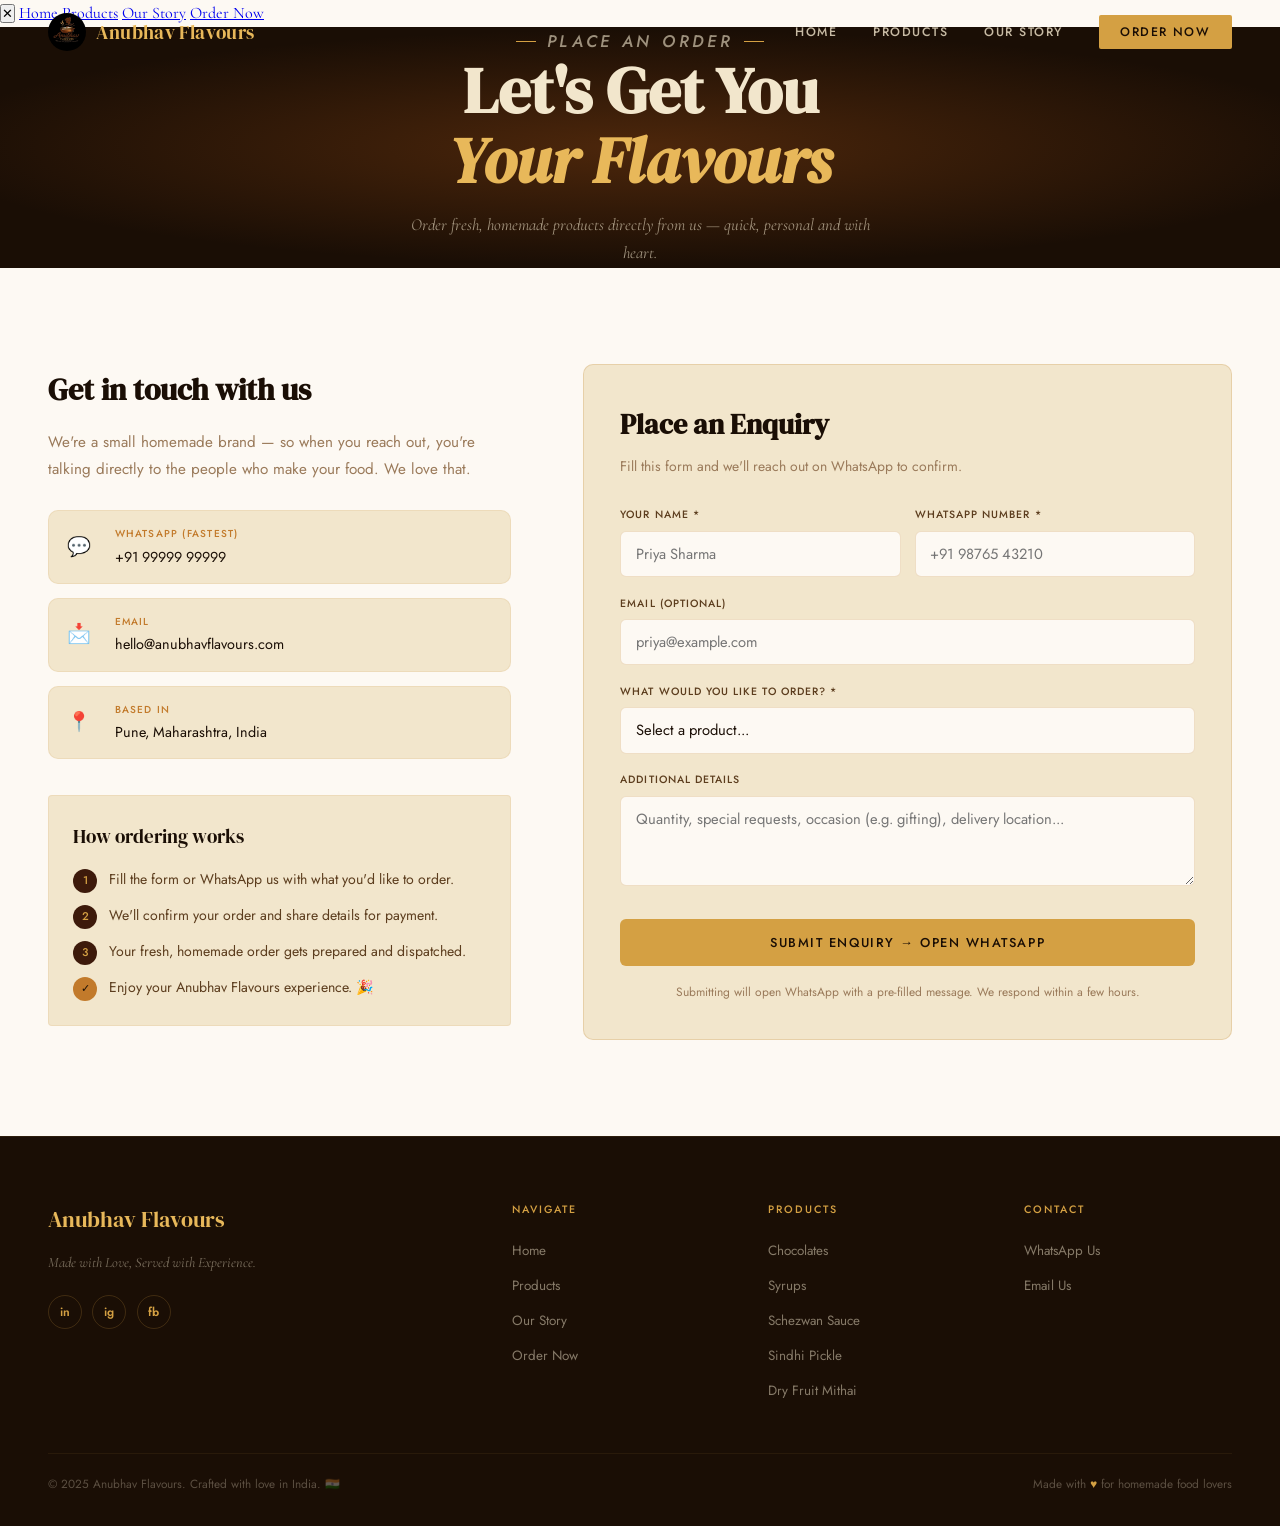
<file: pages/contact.html>
<!DOCTYPE html>
<html lang="en">
<head>
  <meta charset="UTF-8">
  <meta name="viewport" content="width=device-width, initial-scale=1.0">
  <title>Order Now — Anubhav Flavours</title>
  <meta name="description" content="Place an order with Anubhav Flavours. Contact us via WhatsApp or fill out the enquiry form.">
  <link rel="stylesheet" href="../css/style.css">
  <link rel="icon" type="image/png" href="../images/logo-dark.png">
</head>
<body>

  <!-- NAV -->
  <nav id="mainNav">
    <a href="/" class="nav-logo"><img src="../images/logo-dark.png" alt="" class="nav-logo-img"><span class="nav-logo-text">Anubhav Flavours</span>
    </a>
    <ul class="nav-links">
      <li><a href="/">Home</a></li>
      <li><a href="/pages/products">Products</a></li>
      <li><a href="/pages/about">Our Story</a></li>
      <li><a href="/pages/contact" class="nav-cta">Order Now</a></li>
    </ul>
    <button class="nav-hamburger" id="hamburger" aria-label="Menu">
      <span></span><span></span><span></span>
    </button>
  </nav>
<!-- ── MOBILE BOTTOM NAV ── -->
<nav class="mobile-bottom-nav">
  <div class="mob-nav-inner">
    <a href="/" class="mob-nav-item">
      <span class="mob-nav-icon">🏠</span>
      <span class="mob-nav-label">Home</span>
    </a>
    <a href="/pages/products" class="mob-nav-item">
      <span class="mob-nav-icon">🛍</span>
      <span class="mob-nav-label">Products</span>
    </a>
    <a href="/pages/contact" class="mob-nav-item mob-nav-order active">
      <span class="mob-nav-icon">✉️</span>
      <span class="mob-nav-label">Order</span>
    </a>
    <a href="/pages/about" class="mob-nav-item">
      <span class="mob-nav-icon">❤️</span>
      <span class="mob-nav-label">Story</span>
    </a>
    <a href="https://wa.me/919999999999" class="mob-nav-item" target="_blank">
      <span class="mob-nav-icon">💬</span>
      <span class="mob-nav-label">WhatsApp</span>
    </a>
  </div>
</nav>

  <div class="mobile-nav" id="mobileNav">
    <button class="mobile-nav-close" id="mobileNavClose">✕</button>
    <a href="/">Home</a>
    <a href="/pages/products">Products</a>
    <a href="/pages/about">Our Story</a>
    <a href="/pages/contact">Order Now</a>
  </div>

  <!-- PAGE HERO -->
  <div class="page-hero">
    <div class="container page-hero-content">
      <p class="page-hero-eyebrow">Place an Order</p>
      <h1>Let's Get You<br><em>Your Flavours</em></h1>
      <p>Order fresh, homemade products directly from us — quick, personal and with heart.</p>
    </div>
  </div>

  <!-- CONTACT SECTION -->
  <section class="contact-section">
    <div class="container">
      <div class="contact-grid">

        <!-- LEFT: INFO -->
        <div>
          <h2 class="contact-info-title reveal">Get in touch with us</h2>
          <p class="contact-info-sub reveal reveal-delay-1">
            We're a small homemade brand — so when you reach out, you're talking directly to the people who make your food. We love that.
          </p>

          <div class="contact-methods">
            <a href="https://wa.me/919999999999?text=Hi%20Anubhav%20Flavours!%20I%20would%20like%20to%20place%20an%20order." class="contact-method reveal" target="_blank">
              <div class="contact-method-icon">💬</div>
              <div>
                <p class="contact-method-label">WhatsApp (Fastest)</p>
                <p class="contact-method-value">+91 99999 99999</p>
              </div>
            </a>
            <a href="mailto:hello@anubhavflavours.com" class="contact-method reveal reveal-delay-1">
              <div class="contact-method-icon">📩</div>
              <div>
                <p class="contact-method-label">Email</p>
                <p class="contact-method-value">hello@anubhavflavours.com</p>
              </div>
            </a>
            <div class="contact-method reveal reveal-delay-2" style="cursor:default;">
              <div class="contact-method-icon">📍</div>
              <div>
                <p class="contact-method-label">Based in</p>
                <p class="contact-method-value">Pune, Maharashtra, India</p>
              </div>
            </div>
          </div>

          <!-- ORDERING GUIDE -->
          <div class="reveal" style="padding:1.5rem;background:var(--parchment);border:1px solid var(--border-subtle);border-radius:4px;">
            <p style="font-family:var(--font-display);font-size:1.2rem;color:var(--text-dark);margin-bottom:1rem;">How ordering works</p>
            <div style="display:flex;flex-direction:column;gap:0.75rem;">
              <div style="display:flex;gap:0.75rem;align-items:flex-start;">
                <div style="width:24px;height:24px;background:var(--mahogany);border-radius:50%;display:flex;align-items:center;justify-content:center;font-family:var(--font-ui);font-size:0.7rem;font-weight:500;color:var(--gold);flex-shrink:0;">1</div>
                <p style="font-family:var(--font-ui);font-size:0.88rem;color:var(--text-mid);line-height:1.5;">Fill the form or WhatsApp us with what you'd like to order.</p>
              </div>
              <div style="display:flex;gap:0.75rem;align-items:flex-start;">
                <div style="width:24px;height:24px;background:var(--mahogany);border-radius:50%;display:flex;align-items:center;justify-content:center;font-family:var(--font-ui);font-size:0.7rem;font-weight:500;color:var(--gold);flex-shrink:0;">2</div>
                <p style="font-family:var(--font-ui);font-size:0.88rem;color:var(--text-mid);line-height:1.5;">We'll confirm your order and share details for payment.</p>
              </div>
              <div style="display:flex;gap:0.75rem;align-items:flex-start;">
                <div style="width:24px;height:24px;background:var(--mahogany);border-radius:50%;display:flex;align-items:center;justify-content:center;font-family:var(--font-ui);font-size:0.7rem;font-weight:500;color:var(--gold);flex-shrink:0;">3</div>
                <p style="font-family:var(--font-ui);font-size:0.88rem;color:var(--text-mid);line-height:1.5;">Your fresh, homemade order gets prepared and dispatched.</p>
              </div>
              <div style="display:flex;gap:0.75rem;align-items:flex-start;">
                <div style="width:24px;height:24px;background:var(--amber);border-radius:50%;display:flex;align-items:center;justify-content:center;font-family:var(--font-ui);font-size:0.7rem;font-weight:500;color:var(--espresso);flex-shrink:0;">✓</div>
                <p style="font-family:var(--font-ui);font-size:0.88rem;color:var(--text-mid);line-height:1.5;">Enjoy your Anubhav Flavours experience. 🎉</p>
              </div>
            </div>
          </div>
        </div>

        <!-- RIGHT: FORM -->
        <div class="order-form reveal">
          <div id="formFields">
            <h3 class="form-title">Place an Enquiry</h3>
            <p class="form-subtitle">Fill this form and we'll reach out on WhatsApp to confirm.</p>

            <form id="orderForm" novalidate>
              <div class="form-row">
                <div class="form-group">
                  <label class="form-label" for="fname">Your Name *</label>
                  <input class="form-input" type="text" id="fname" placeholder="Priya Sharma" required>
                </div>
                <div class="form-group">
                  <label class="form-label" for="fphone">WhatsApp Number *</label>
                  <input class="form-input" type="tel" id="fphone" placeholder="+91 98765 43210" required>
                </div>
              </div>
              <div class="form-group">
                <label class="form-label" for="femail">Email (Optional)</label>
                <input class="form-input" type="email" id="femail" placeholder="priya@example.com">
              </div>
              <div class="form-group">
                <label class="form-label" for="fproduct">What would you like to order? *</label>
                <select class="form-select" id="fproduct" required>
                  <option value="" disabled selected>Select a product...</option>
                  <optgroup label="Artisanal Chocolates">
                    <option value="Fruit &amp; Nut Chocolate">Fruit &amp; Nut Chocolate</option>
                    <option value="Orange Chocolate">Orange Chocolate</option>
                    <option value="Coffee Chocolate">Coffee Chocolate</option>
                    <option value="Roasted Almond Chocolate">Roasted Almond Chocolate</option>
                  </optgroup>
                  <optgroup label="Flavoured Syrups">
                    <option value="Orange Syrup">Orange Syrup</option>
                    <option value="Apple Syrup">Apple Syrup</option>
                    <option value="Kalla Khatta Syrup">Kalla Khatta Syrup</option>
                    <option value="Litchi Syrup">Litchi Syrup</option>
                    <option value="Mixed Fruit Syrup">Mixed Fruit Syrup</option>
                  </optgroup>
                  <optgroup label="Sauces & Pickles">
                    <option value="Schezwan Sauce">Schezwan Sauce</option>
                    <option value="Mitthi Ambdi Pickle">Mitthi Ambdi (Sweet Mango Pickle)</option>
                  </optgroup>
                  <optgroup label="Sweets">
                    <option value="Dry Fruit Mithai">Dry Fruit Mithai (Sugar-Free)</option>
                  </optgroup>
                  <option value="Multiple products">Multiple Products / Custom Order</option>
                </select>
              </div>
              <div class="form-group">
                <label class="form-label" for="fmessage">Additional Details</label>
                <textarea class="form-textarea" id="fmessage" placeholder="Quantity, special requests, occasion (e.g. gifting), delivery location..."></textarea>
              </div>
              <button type="submit" class="form-submit">
                Submit Enquiry → Open WhatsApp
              </button>
            </form>
            <p style="font-family:var(--font-ui);font-size:0.75rem;color:var(--text-muted);margin-top:1rem;text-align:center;">
              Submitting will open WhatsApp with a pre-filled message. We respond within a few hours.
            </p>
          </div>

          <!-- SUCCESS STATE -->
          <div class="form-success" id="formSuccess">
            <div class="form-success-icon">🎉</div>
            <h3 class="form-success-title">Opening WhatsApp!</h3>
            <p class="form-success-text">Your details are being sent. We'll confirm your order shortly.</p>
            <div style="margin-top:1.5rem;">
              <a href="/pages/products" class="btn-primary" style="display:inline-block;">Explore More Products</a>
            </div>
          </div>
        </div>

      </div>
    </div>
  </section>

  <!-- FOOTER -->
  <footer>
    <div class="container">
      <div class="footer-grid">
        <div>
          <div class="footer-brand-logo">
            <span class="footer-brand-name">Anubhav Flavours</span>
          </div>
          <p class="footer-tagline">Made with Love, Served with Experience.</p>
          <div class="footer-social">
            <a href="#" class="social-link">in</a>
            <a href="#" class="social-link">ig</a>
            <a href="#" class="social-link">fb</a>
          </div>
        </div>
        <div>
          <p class="footer-col-title">Navigate</p>
          <ul class="footer-links">
            <li><a href="/">Home</a></li>
            <li><a href="/pages/products">Products</a></li>
            <li><a href="/pages/about">Our Story</a></li>
            <li><a href="/pages/contact">Order Now</a></li>
          </ul>
        </div>
        <div>
          <p class="footer-col-title">Products</p>
          <ul class="footer-links">
            <li><a href="/pages/products">Chocolates</a></li>
            <li><a href="/pages/products">Syrups</a></li>
            <li><a href="/pages/products">Schezwan Sauce</a></li>
            <li><a href="/pages/products">Sindhi Pickle</a></li>
            <li><a href="/pages/products">Dry Fruit Mithai</a></li>
          </ul>
        </div>
        <div>
          <p class="footer-col-title">Contact</p>
          <ul class="footer-links">
            <li><a href="https://wa.me/919999999999">WhatsApp Us</a></li>
            <li><a href="mailto:hello@anubhavflavours.com">Email Us</a></li>
          </ul>
        </div>
      </div>
      <div class="footer-bottom">
        <p class="footer-copy">© 2025 Anubhav Flavours. Crafted with love in India. 🇮🇳</p>
        <p class="footer-copy">Made with <span style="color:var(--gold)">♥</span> for homemade food lovers</p>
      </div>
    </div>
  </footer>

<script>
const nav = document.getElementById('mainNav');
window.addEventListener('scroll',()=>nav.classList.toggle('scrolled',window.scrollY>40));
const strip = document.getElementById('marqueeStrip');
if(strip) strip.innerHTML += strip.innerHTML;
document.querySelectorAll('.filter-btn').forEach(btn=>{
  btn.addEventListener('click',()=>{
    document.querySelectorAll('.filter-btn').forEach(b=>b.classList.remove('active'));
    btn.classList.add('active');
    const cat=btn.dataset.category;
    document.querySelectorAll('.product-card').forEach(card=>{
      card.style.display=(cat==='all'||card.dataset.category===cat)?'':'none';
    });
  });
});
const io=new IntersectionObserver(entries=>{entries.forEach(e=>{if(e.isIntersecting)e.target.classList.add('visible')})},{threshold:.1});
document.querySelectorAll('.reveal').forEach(el=>io.observe(el));
const orderForm=document.getElementById('orderForm');
if(orderForm){
  orderForm.addEventListener('submit',e=>{
    e.preventDefault();
    const name=document.getElementById('fname').value;
    const product=document.getElementById('fproduct').value;
    const message=document.getElementById('fmessage').value;
    const phone=document.getElementById('fphone').value;
    const text=`Hi Anubhav Flavours! 🙏

Name: ${name}
Phone: ${phone}
Interested in: ${product}
Message: ${message}`;
    const waUrl=`https://wa.me/919999999999?text=${encodeURIComponent(text)}`;
    document.getElementById('formFields').style.display='none';
    document.getElementById('formSuccess').style.display='block';
    setTimeout(()=>window.open(waUrl,'_blank'),800);
  });
}
</script>

</body>
</html>
</file>
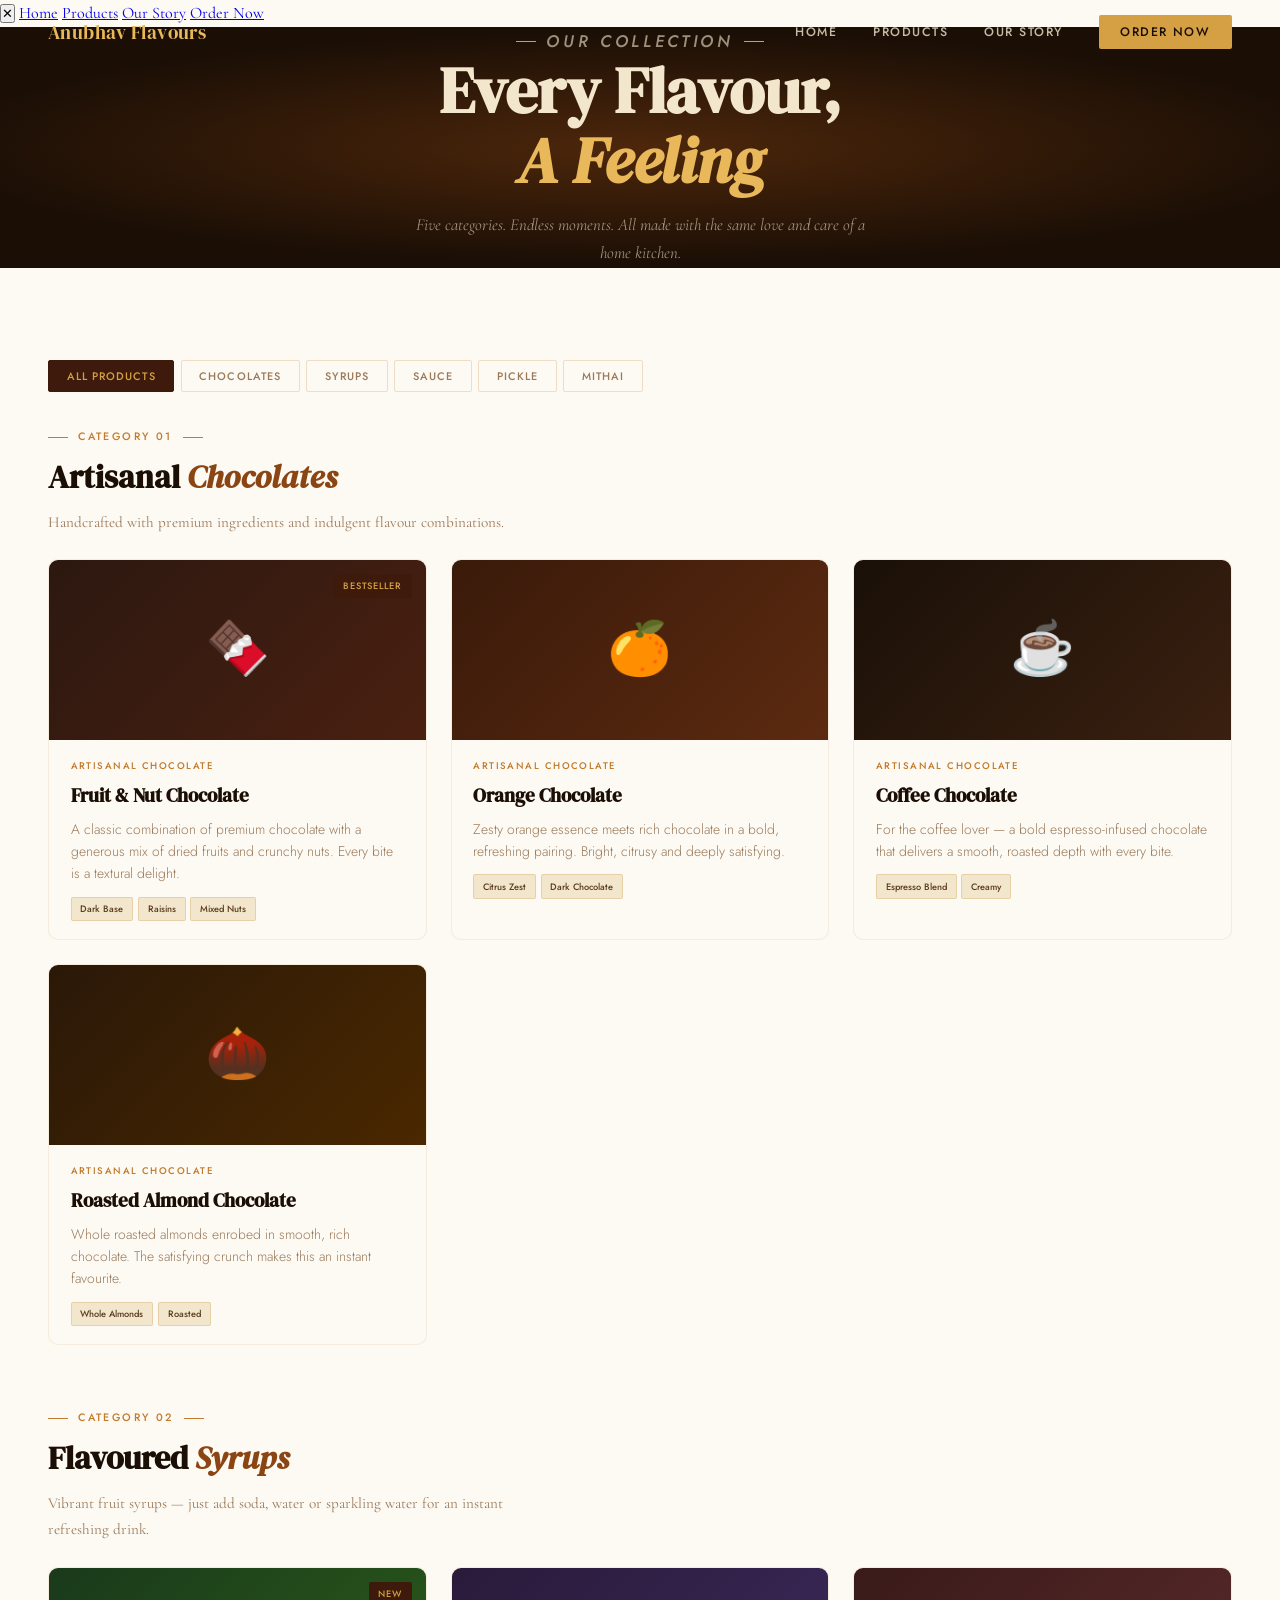
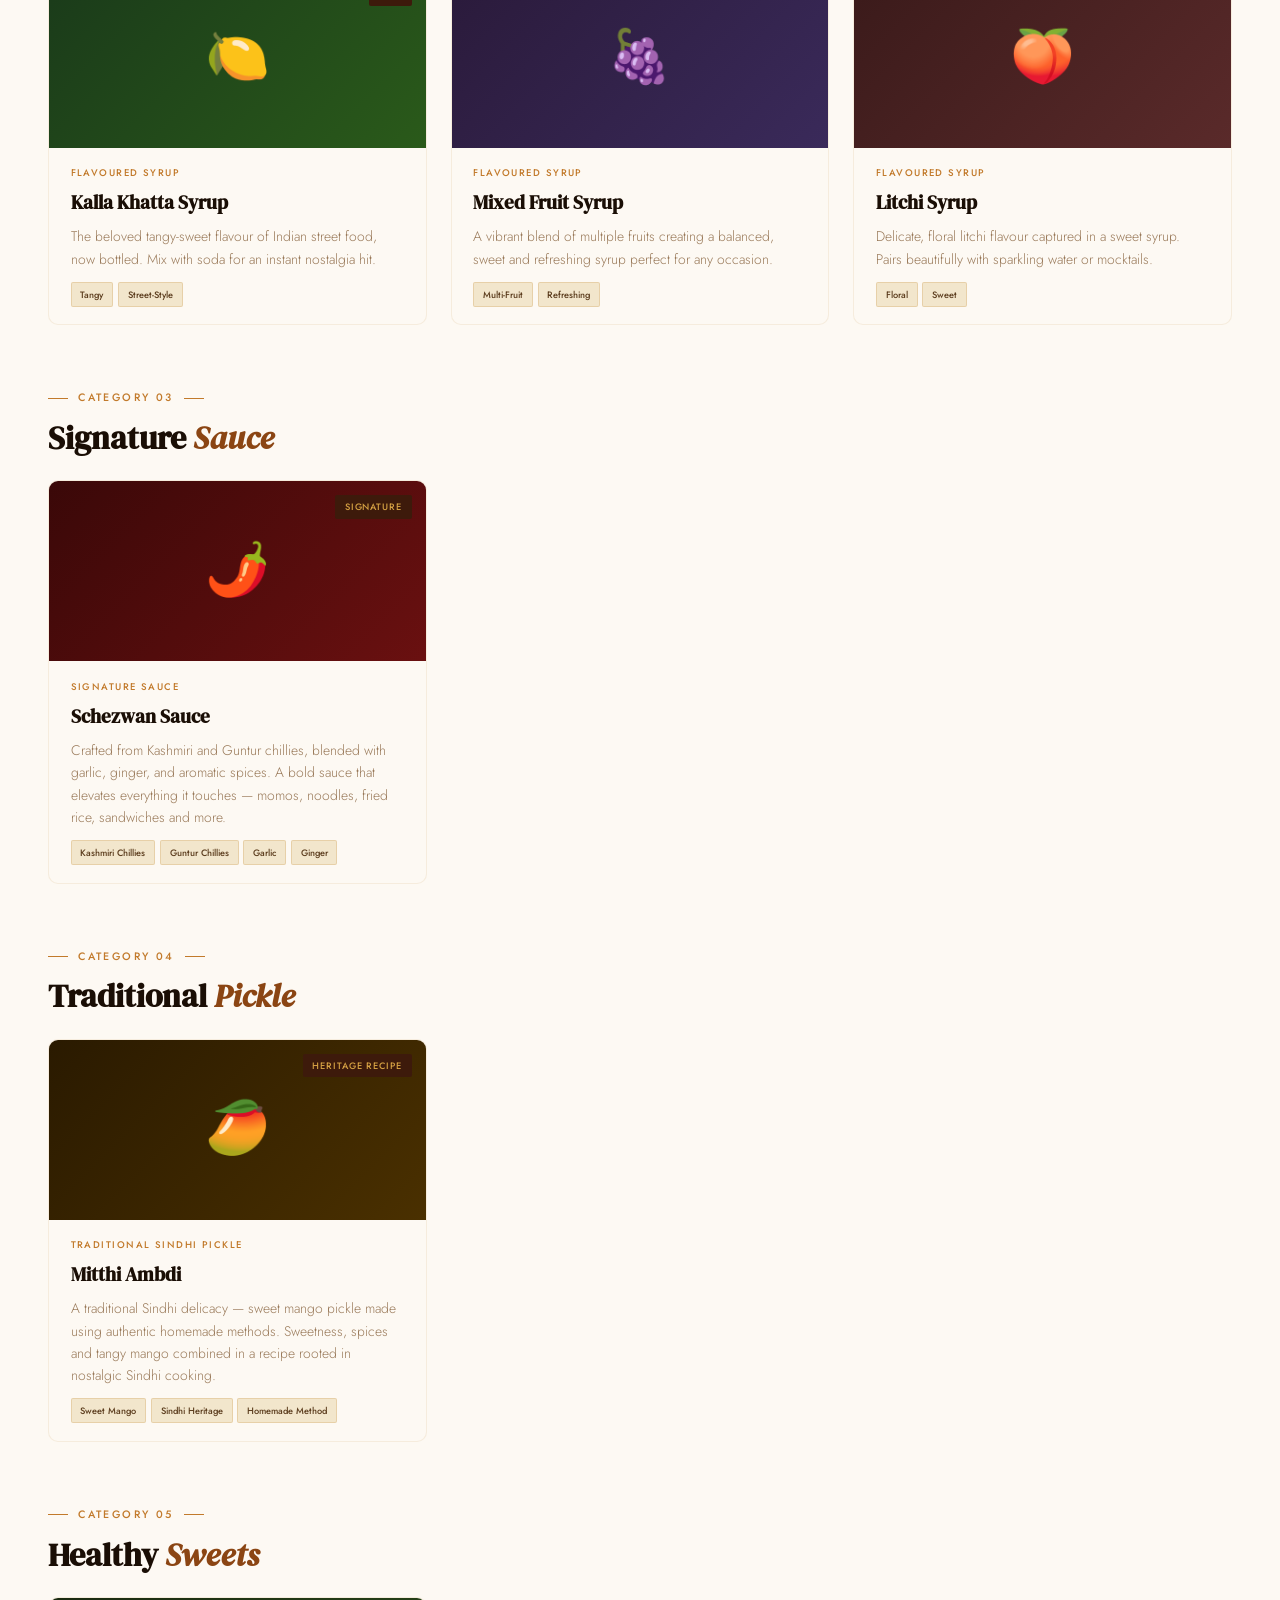
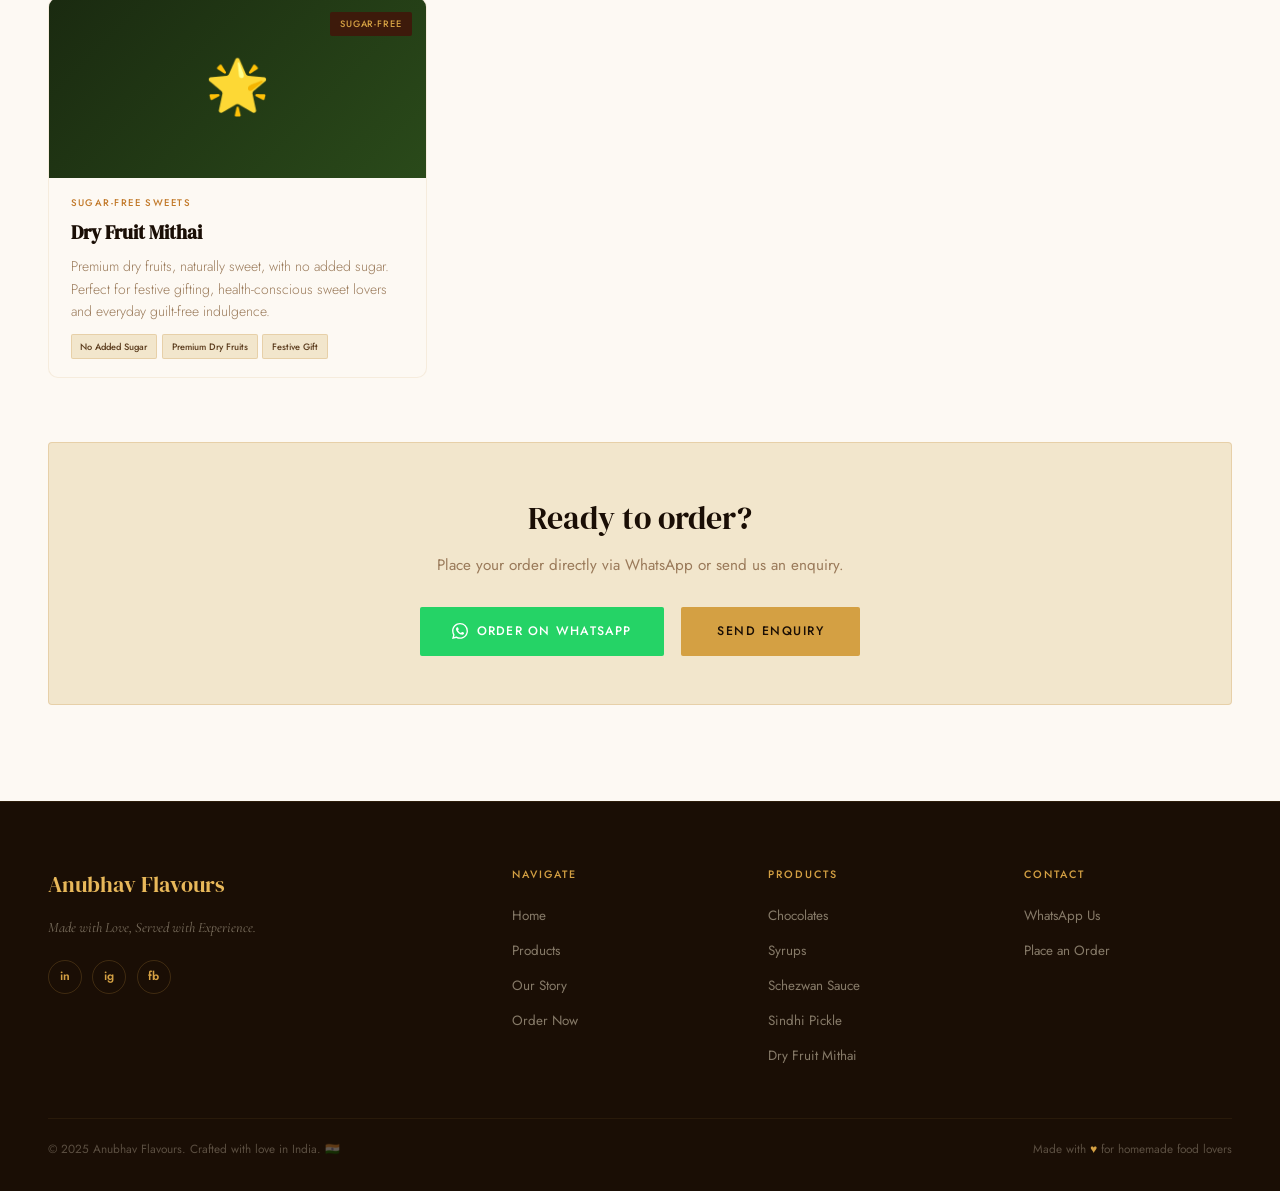
<file: pages/products.html>
<!DOCTYPE html>
<html lang="en">
<head>
  <meta charset="UTF-8">
  <meta name="viewport" content="width=device-width, initial-scale=1.0">
  <title>Our Products — Anubhav Flavours</title>
  <meta name="description" content="Explore our full range of handcrafted homemade products — artisanal chocolates, flavoured syrups, Schezwan sauce, traditional Sindhi pickles and sugar-free mithai.">
  <link rel="stylesheet" href="../css/style.css">
  <link rel="icon" type="image/png" href="../images/logo-dark.png">
</head>
<body>

  <!-- NAV -->
  <nav id="mainNav">
    <a href="/" class="nav-logo">
      <span class="nav-logo-text">Anubhav Flavours</span>
    </a>
    <ul class="nav-links">
      <li><a href="/">Home</a></li>
      <li><a href="/pages/products">Products</a></li>
      <li><a href="/pages/about">Our Story</a></li>
      <li><a href="/pages/contact" class="nav-cta">Order Now</a></li>
    </ul>
    <button class="nav-hamburger" id="hamburger" aria-label="Menu">
      <span></span><span></span><span></span>
    </button>
  </nav>
  <div class="mobile-nav" id="mobileNav">
    <button class="mobile-nav-close" id="mobileNavClose">✕</button>
    <a href="/">Home</a>
    <a href="/pages/products">Products</a>
    <a href="/pages/about">Our Story</a>
    <a href="/pages/contact">Order Now</a>
  </div>

  <!-- PAGE HERO -->
  <div class="page-hero">
    <div class="container page-hero-content">
      <p class="page-hero-eyebrow">Our Collection</p>
      <h1>Every Flavour,<br><em>A Feeling</em></h1>
      <p>Five categories. Endless moments. All made with the same love and care of a home kitchen.</p>
    </div>
  </div>

  <!-- PRODUCTS PAGE CONTENT -->
  <section class="products-page">
    <div class="container">

      <!-- FILTER -->
      <div class="product-filter">
        <button class="filter-btn active" data-category="all">All Products</button>
        <button class="filter-btn" data-category="chocolate">Chocolates</button>
        <button class="filter-btn" data-category="syrup">Syrups</button>
        <button class="filter-btn" data-category="sauce">Sauce</button>
        <button class="filter-btn" data-category="pickle">Pickle</button>
        <button class="filter-btn" data-category="mithai">Mithai</button>
      </div>

      <!-- CHOCOLATES HEADER -->
      <div style="margin-bottom:1.5rem;" class="reveal">
        <p class="section-eyebrow" style="justify-content:flex-start;">Category 01</p>
        <h2 class="section-title" style="font-size:2rem;">Artisanal <em>Chocolates</em></h2>
        <p class="section-sub" style="font-size:0.95rem;">Handcrafted with premium ingredients and indulgent flavour combinations.</p>
      </div>

      <div class="products-full-grid" style="margin-bottom:4rem;">
        <div class="product-card reveal" data-category="chocolate">
          <div class="product-card-img" style="background:linear-gradient(135deg,#2C1810,#4A2010);">
            <span class="product-emoji">🍫</span>
            <span class="product-tag">Bestseller</span>
          </div>
          <div class="product-card-body">
            <p class="product-category">Artisanal Chocolate</p>
            <h3 class="product-name">Fruit &amp; Nut Chocolate</h3>
            <p class="product-desc">A classic combination of premium chocolate with a generous mix of dried fruits and crunchy nuts. Every bite is a textural delight.</p>
            <div class="product-variants">
              <span class="variant-chip">Dark Base</span>
              <span class="variant-chip">Raisins</span>
              <span class="variant-chip">Mixed Nuts</span>
            </div>
          </div>
        </div>
        <div class="product-card reveal reveal-delay-1" data-category="chocolate">
          <div class="product-card-img" style="background:linear-gradient(135deg,#3A1A0A,#5C2A10);">
            <span class="product-emoji">🍊</span>
          </div>
          <div class="product-card-body">
            <p class="product-category">Artisanal Chocolate</p>
            <h3 class="product-name">Orange Chocolate</h3>
            <p class="product-desc">Zesty orange essence meets rich chocolate in a bold, refreshing pairing. Bright, citrusy and deeply satisfying.</p>
            <div class="product-variants">
              <span class="variant-chip">Citrus Zest</span>
              <span class="variant-chip">Dark Chocolate</span>
            </div>
          </div>
        </div>
        <div class="product-card reveal reveal-delay-2" data-category="chocolate">
          <div class="product-card-img" style="background:linear-gradient(135deg,#1A1008,#3A2010);">
            <span class="product-emoji">☕</span>
          </div>
          <div class="product-card-body">
            <p class="product-category">Artisanal Chocolate</p>
            <h3 class="product-name">Coffee Chocolate</h3>
            <p class="product-desc">For the coffee lover — a bold espresso-infused chocolate that delivers a smooth, roasted depth with every bite.</p>
            <div class="product-variants">
              <span class="variant-chip">Espresso Blend</span>
              <span class="variant-chip">Creamy</span>
            </div>
          </div>
        </div>
        <div class="product-card reveal" data-category="chocolate">
          <div class="product-card-img" style="background:linear-gradient(135deg,#2A1808,#4A2800);">
            <span class="product-emoji">🌰</span>
          </div>
          <div class="product-card-body">
            <p class="product-category">Artisanal Chocolate</p>
            <h3 class="product-name">Roasted Almond Chocolate</h3>
            <p class="product-desc">Whole roasted almonds enrobed in smooth, rich chocolate. The satisfying crunch makes this an instant favourite.</p>
            <div class="product-variants">
              <span class="variant-chip">Whole Almonds</span>
              <span class="variant-chip">Roasted</span>
            </div>
          </div>
        </div>
      </div>

      <!-- SYRUPS HEADER -->
      <div style="margin-bottom:1.5rem;" class="reveal">
        <p class="section-eyebrow" style="justify-content:flex-start;">Category 02</p>
        <h2 class="section-title" style="font-size:2rem;">Flavoured <em>Syrups</em></h2>
        <p class="section-sub" style="font-size:0.95rem;">Vibrant fruit syrups — just add soda, water or sparkling water for an instant refreshing drink.</p>
      </div>

      <div class="products-full-grid" style="margin-bottom:4rem;">
        <div class="product-card reveal" data-category="syrup">
          <div class="product-card-img" style="background:linear-gradient(135deg,#1A3A1A,#2A5A1A);">
            <span class="product-emoji">🍋</span>
            <span class="product-tag">New</span>
          </div>
          <div class="product-card-body">
            <p class="product-category">Flavoured Syrup</p>
            <h3 class="product-name">Kalla Khatta Syrup</h3>
            <p class="product-desc">The beloved tangy-sweet flavour of Indian street food, now bottled. Mix with soda for an instant nostalgia hit.</p>
            <div class="product-variants">
              <span class="variant-chip">Tangy</span>
              <span class="variant-chip">Street-Style</span>
            </div>
          </div>
        </div>
        <div class="product-card reveal reveal-delay-1" data-category="syrup">
          <div class="product-card-img" style="background:linear-gradient(135deg,#2A1A3A,#3A2A5A);">
            <span class="product-emoji">🍇</span>
          </div>
          <div class="product-card-body">
            <p class="product-category">Flavoured Syrup</p>
            <h3 class="product-name">Mixed Fruit Syrup</h3>
            <p class="product-desc">A vibrant blend of multiple fruits creating a balanced, sweet and refreshing syrup perfect for any occasion.</p>
            <div class="product-variants">
              <span class="variant-chip">Multi-Fruit</span>
              <span class="variant-chip">Refreshing</span>
            </div>
          </div>
        </div>
        <div class="product-card reveal reveal-delay-2" data-category="syrup">
          <div class="product-card-img" style="background:linear-gradient(135deg,#3A1A1A,#5A2A2A);">
            <span class="product-emoji">🍑</span>
          </div>
          <div class="product-card-body">
            <p class="product-category">Flavoured Syrup</p>
            <h3 class="product-name">Litchi Syrup</h3>
            <p class="product-desc">Delicate, floral litchi flavour captured in a sweet syrup. Pairs beautifully with sparkling water or mocktails.</p>
            <div class="product-variants">
              <span class="variant-chip">Floral</span>
              <span class="variant-chip">Sweet</span>
            </div>
          </div>
        </div>
      </div>

      <!-- SAUCE HEADER -->
      <div style="margin-bottom:1.5rem;" class="reveal">
        <p class="section-eyebrow" style="justify-content:flex-start;">Category 03</p>
        <h2 class="section-title" style="font-size:2rem;">Signature <em>Sauce</em></h2>
      </div>

      <div class="products-full-grid" style="margin-bottom:4rem;">
        <div class="product-card reveal" data-category="sauce" style="grid-column:span 1;">
          <div class="product-card-img" style="background:linear-gradient(135deg,#3A0808,#6A1010);">
            <span class="product-emoji">🌶️</span>
            <span class="product-tag">Signature</span>
          </div>
          <div class="product-card-body">
            <p class="product-category">Signature Sauce</p>
            <h3 class="product-name">Schezwan Sauce</h3>
            <p class="product-desc">Crafted from Kashmiri and Guntur chillies, blended with garlic, ginger, and aromatic spices. A bold sauce that elevates everything it touches — momos, noodles, fried rice, sandwiches and more.</p>
            <div class="product-variants">
              <span class="variant-chip">Kashmiri Chillies</span>
              <span class="variant-chip">Guntur Chillies</span>
              <span class="variant-chip">Garlic</span>
              <span class="variant-chip">Ginger</span>
            </div>
          </div>
        </div>
      </div>

      <!-- PICKLE HEADER -->
      <div style="margin-bottom:1.5rem;" class="reveal">
        <p class="section-eyebrow" style="justify-content:flex-start;">Category 04</p>
        <h2 class="section-title" style="font-size:2rem;">Traditional <em>Pickle</em></h2>
      </div>

      <div class="products-full-grid" style="margin-bottom:4rem;">
        <div class="product-card reveal" data-category="pickle">
          <div class="product-card-img" style="background:linear-gradient(135deg,#2A1A00,#4A3000);">
            <span class="product-emoji">🥭</span>
            <span class="product-tag">Heritage Recipe</span>
          </div>
          <div class="product-card-body">
            <p class="product-category">Traditional Sindhi Pickle</p>
            <h3 class="product-name">Mitthi Ambdi</h3>
            <p class="product-desc">A traditional Sindhi delicacy — sweet mango pickle made using authentic homemade methods. Sweetness, spices and tangy mango combined in a recipe rooted in nostalgic Sindhi cooking.</p>
            <div class="product-variants">
              <span class="variant-chip">Sweet Mango</span>
              <span class="variant-chip">Sindhi Heritage</span>
              <span class="variant-chip">Homemade Method</span>
            </div>
          </div>
        </div>
      </div>

      <!-- MITHAI HEADER -->
      <div style="margin-bottom:1.5rem;" class="reveal">
        <p class="section-eyebrow" style="justify-content:flex-start;">Category 05</p>
        <h2 class="section-title" style="font-size:2rem;">Healthy <em>Sweets</em></h2>
      </div>

      <div class="products-full-grid" style="margin-bottom:4rem;">
        <div class="product-card reveal" data-category="mithai">
          <div class="product-card-img" style="background:linear-gradient(135deg,#1A2A10,#2A4A1A);">
            <span class="product-emoji">🌟</span>
            <span class="product-tag">Sugar-Free</span>
          </div>
          <div class="product-card-body">
            <p class="product-category">Sugar-Free Sweets</p>
            <h3 class="product-name">Dry Fruit Mithai</h3>
            <p class="product-desc">Premium dry fruits, naturally sweet, with no added sugar. Perfect for festive gifting, health-conscious sweet lovers and everyday guilt-free indulgence.</p>
            <div class="product-variants">
              <span class="variant-chip">No Added Sugar</span>
              <span class="variant-chip">Premium Dry Fruits</span>
              <span class="variant-chip">Festive Gift</span>
            </div>
          </div>
        </div>
      </div>

      <!-- ORDER CTA -->
      <div class="reveal" style="text-align:center;padding:3rem;background:var(--parchment);border:1px solid var(--border-warm);border-radius:4px;">
        <p style="font-family:var(--font-display);font-size:2rem;color:var(--text-dark);margin-bottom:0.5rem;">Ready to order?</p>
        <p style="font-family:var(--font-ui);font-size:0.95rem;color:var(--text-muted);margin-bottom:1.75rem;">Place your order directly via WhatsApp or send us an enquiry.</p>
        <div class="cta-actions" style="justify-content:center;">
          <a href="https://wa.me/919999999999?text=Hi%20Anubhav%20Flavours!%20I%20would%20like%20to%20place%20an%20order." class="whatsapp-btn" target="_blank" style="color:white;">
            <svg width="16" height="16" viewBox="0 0 24 24" fill="currentColor"><path d="M17.472 14.382c-.297-.149-1.758-.867-2.03-.967-.273-.099-.471-.148-.67.15-.197.297-.767.966-.94 1.164-.173.199-.347.223-.644.075-.297-.15-1.255-.463-2.39-1.475-.883-.788-1.48-1.761-1.653-2.059-.173-.297-.018-.458.13-.606.134-.133.298-.347.446-.52.149-.174.198-.298.298-.497.099-.198.05-.371-.025-.52-.075-.149-.669-1.612-.916-2.207-.242-.579-.487-.5-.669-.51-.173-.008-.371-.01-.57-.01-.198 0-.52.074-.792.372-.272.297-1.04 1.016-1.04 2.479 0 1.462 1.065 2.875 1.213 3.074.149.198 2.096 3.2 5.077 4.487.709.306 1.262.489 1.694.625.712.227 1.36.195 1.871.118.571-.085 1.758-.719 2.006-1.413.248-.694.248-1.289.173-1.413-.074-.124-.272-.198-.57-.347m-5.421 7.403h-.004a9.87 9.87 0 01-5.031-1.378l-.361-.214-3.741.982.998-3.648-.235-.374a9.86 9.86 0 01-1.51-5.26c.001-5.45 4.436-9.884 9.888-9.884 2.64 0 5.122 1.03 6.988 2.898a9.825 9.825 0 012.893 6.994c-.003 5.45-4.437 9.884-9.885 9.884m8.413-18.297A11.815 11.815 0 0012.05 0C5.495 0 .16 5.335.157 11.892c0 2.096.547 4.142 1.588 5.945L.057 24l6.305-1.654a11.882 11.882 0 005.683 1.448h.005c6.554 0 11.89-5.335 11.893-11.893a11.821 11.821 0 00-3.48-8.413Z"/></svg>
            Order on WhatsApp
          </a>
          <a href="/pages/contact" class="btn-primary">Send Enquiry</a>
        </div>
      </div>

    </div>
  </section>

  <!-- FOOTER -->
  <footer>
    <div class="container">
      <div class="footer-grid">
        <div>
          <div class="footer-brand-logo">
            <span class="footer-brand-name">Anubhav Flavours</span>
          </div>
          <p class="footer-tagline">Made with Love, Served with Experience.</p>
          <div class="footer-social">
            <a href="#" class="social-link">in</a>
            <a href="#" class="social-link">ig</a>
            <a href="#" class="social-link">fb</a>
          </div>
        </div>
        <div>
          <p class="footer-col-title">Navigate</p>
          <ul class="footer-links">
            <li><a href="/">Home</a></li>
            <li><a href="/pages/products">Products</a></li>
            <li><a href="/pages/about">Our Story</a></li>
            <li><a href="/pages/contact">Order Now</a></li>
          </ul>
        </div>
        <div>
          <p class="footer-col-title">Products</p>
          <ul class="footer-links">
            <li><a href="/pages/products">Chocolates</a></li>
            <li><a href="/pages/products">Syrups</a></li>
            <li><a href="/pages/products">Schezwan Sauce</a></li>
            <li><a href="/pages/products">Sindhi Pickle</a></li>
            <li><a href="/pages/products">Dry Fruit Mithai</a></li>
          </ul>
        </div>
        <div>
          <p class="footer-col-title">Contact</p>
          <ul class="footer-links">
            <li><a href="https://wa.me/919999999999">WhatsApp Us</a></li>
            <li><a href="/pages/contact">Place an Order</a></li>
          </ul>
        </div>
      </div>
      <div class="footer-bottom">
        <p class="footer-copy">© 2025 Anubhav Flavours. Crafted with love in India. 🇮🇳</p>
        <p class="footer-copy">Made with <span style="color:var(--gold)">♥</span> for homemade food lovers</p>
      </div>
    </div>
  </footer>

  <script src="../js/main.js"></script>
</body>
</html>
</file>
<file: css/style.css>
@import url('https://fonts.googleapis.com/css2?family=Cormorant+Garamond:ital,wght@0,300;0,400;0,500;0,600;1,300;1,400;1,600&family=DM+Serif+Display:ital@0;1&family=Jost:wght@300;400;500;600&display=swap');

/* ─── TOKENS ─── */
:root {
  --espresso:#1A0E05; --mahogany:#3D1A0B; --copper:#8B4513;
  --amber:#C27A2B; --gold:#D4A043; --warm-gold:#E8B85A;
  --cream:#FAF3E8; --parchment:#F2E6CC; --off-white:#FDF9F3;
  --text-dark:#1A0E05; --text-mid:#5C3D1E; --text-muted:#9A7A5A;
  --border-warm:rgba(196,140,60,0.25); --border-subtle:rgba(196,140,60,0.12);
  --font-display:'DM Serif Display',serif;
  --font-body:'Cormorant Garamond',serif;
  --font-ui:'Jost',sans-serif;
  --ease:cubic-bezier(0.25,0.46,0.45,0.94);
  --spring:cubic-bezier(0.34,1.56,0.64,1);
  --nav-h:64px; --bot-nav-h:64px;
}
*,*::before,*::after{box-sizing:border-box;margin:0;padding:0}
html{scroll-behavior:smooth;-webkit-text-size-adjust:100%}
body{
  background:var(--off-white);color:var(--text-dark);
  font-family:var(--font-body);font-weight:400;line-height:1.7;
  overflow-x:hidden;
  padding-bottom:var(--bot-nav-h);
}
@media(min-width:768px){body{padding-bottom:0}}
::-webkit-scrollbar{width:3px}
::-webkit-scrollbar-track{background:var(--espresso)}
::-webkit-scrollbar-thumb{background:var(--gold);border-radius:2px}

/* ══ NAV ══ */
nav{
  position:fixed;top:0;left:0;right:0;z-index:100;
  height:var(--nav-h);
  display:flex;align-items:center;justify-content:space-between;
  padding:0 3rem;
  transition:background .4s var(--ease),box-shadow .4s var(--ease);
}
nav.scrolled{
  background:rgba(26,14,5,0.96);
  backdrop-filter:blur(16px);-webkit-backdrop-filter:blur(16px);
  box-shadow:0 1px 0 rgba(212,160,67,.15);
}
.nav-logo{display:flex;align-items:center;gap:.65rem;text-decoration:none;flex-shrink:0}
/* FIX: mix-blend-mode screen makes black bg vanish on dark nav */
.nav-logo-img{
  width:38px;height:38px;border-radius:50%;object-fit:cover;
  mix-blend-mode:screen;
  transition:transform .3s var(--spring);
}
.nav-logo:hover .nav-logo-img{transform:scale(1.1) rotate(-4deg)}
.nav-logo-text{font-family:var(--font-display);font-size:1.2rem;color:var(--warm-gold);letter-spacing:.02em}
.nav-links{display:flex;align-items:center;gap:2.25rem;list-style:none}
.nav-links a{
  font-family:var(--font-ui);font-size:.77rem;font-weight:500;
  letter-spacing:.12em;text-transform:uppercase;
  color:rgba(242,230,204,.8);text-decoration:none;
  transition:color .2s;position:relative;
}
.nav-links a::after{
  content:'';position:absolute;bottom:-3px;left:0;right:0;
  height:1px;background:var(--gold);
  transform:scaleX(0);transform-origin:left;transition:transform .25s var(--ease);
}
.nav-links a:hover{color:var(--parchment)}
.nav-links a:hover::after{transform:scaleX(1)}
.nav-cta{
  background:var(--gold)!important;color:var(--espresso)!important;
  padding:.5rem 1.35rem!important;border-radius:2px;opacity:1!important;
}
.nav-cta:hover{background:var(--warm-gold)!important}
.nav-cta::after{display:none!important}
.nav-hamburger{display:none}

/* ══ MOBILE BOTTOM NAV ══ */
.mobile-bottom-nav{
  display:none;
  position:fixed;bottom:0;left:0;right:0;z-index:200;
  height:var(--bot-nav-h);
  background:rgba(26,14,5,.97);
  backdrop-filter:blur(20px);-webkit-backdrop-filter:blur(20px);
  border-top:1px solid rgba(212,160,67,.15);
  padding:0 .25rem;
  padding-bottom:env(safe-area-inset-bottom,0px);
}
.mob-nav-inner{display:flex;align-items:center;justify-content:space-around;height:100%}
.mob-nav-item{
  display:flex;flex-direction:column;align-items:center;gap:3px;
  text-decoration:none;padding:5px 10px;border-radius:10px;flex:1;
  transition:background .15s;
  -webkit-tap-highlight-color:transparent;
}
.mob-nav-item:active{background:rgba(212,160,67,.1)}
.mob-nav-icon{font-size:1.15rem;line-height:1;transition:transform .25s var(--spring)}
.mob-nav-label{
  font-family:var(--font-ui);font-size:.56rem;font-weight:500;
  letter-spacing:.08em;text-transform:uppercase;color:rgba(242,230,204,.45);
  transition:color .2s;
}
.mob-nav-item.active .mob-nav-label,.mob-nav-item:active .mob-nav-label{color:var(--gold)}
.mob-nav-item.active .mob-nav-icon,.mob-nav-item:active .mob-nav-icon{transform:scale(1.2)}
.mob-nav-order{background:var(--gold);border-radius:12px;padding:5px 14px!important;margin:0 6px}
.mob-nav-order .mob-nav-label{color:var(--espresso)!important;font-weight:600}
@media(max-width:767px){
  .mobile-bottom-nav{display:flex;align-items:stretch}
  nav{padding:0 1.25rem}
  .nav-links{display:none}
  .nav-hamburger{display:none}
}

/* ══ MOBILE DRAWER ══ */
.mobile-drawer{position:fixed;inset:0;z-index:300;pointer-events:none}
.drawer-overlay{
  position:absolute;inset:0;background:rgba(26,14,5,.7);
  opacity:0;transition:opacity .35s ease;
}
.drawer-panel{
  position:absolute;top:0;right:0;bottom:0;
  width:80%;max-width:300px;
  background:var(--espresso);
  border-left:1px solid rgba(212,160,67,.15);
  transform:translateX(100%);transition:transform .4s var(--ease);
  display:flex;flex-direction:column;
  padding:1.75rem 1.5rem;
}
.mobile-drawer.open{pointer-events:all}
.mobile-drawer.open .drawer-overlay{opacity:1}
.mobile-drawer.open .drawer-panel{transform:translateX(0)}
.drawer-close{
  align-self:flex-end;background:none;border:none;
  color:var(--gold);font-size:1.35rem;cursor:pointer;
  margin-bottom:1.75rem;padding:4px;
}
.drawer-brand-name{font-family:var(--font-display);font-size:1.5rem;color:var(--warm-gold);margin-bottom:.2rem}
.drawer-tagline{font-family:var(--font-body);font-style:italic;font-size:.82rem;color:rgba(242,230,204,.4);margin-bottom:2rem}
.drawer-nav{display:flex;flex-direction:column}
.drawer-nav a{
  font-family:var(--font-display);font-size:1.75rem;
  color:rgba(242,230,204,.8);text-decoration:none;
  padding:.55rem 0;border-bottom:1px solid rgba(212,160,67,.08);
  transition:color .2s,padding-left .2s;
}
.drawer-nav a:hover{color:var(--gold);padding-left:.5rem}
.drawer-wa-btn{
  margin-top:auto;display:flex;align-items:center;gap:.55rem;
  background:#25D366;color:white;padding:.8rem 1.1rem;border-radius:4px;
  text-decoration:none;font-family:var(--font-ui);
  font-size:.75rem;font-weight:500;letter-spacing:.08em;text-transform:uppercase;
  transition:background .2s;
}
.drawer-wa-btn:hover{background:#1ebe5d}

/* ══ HERO ══ */
.hero{
  min-height:100svh;position:relative;
  display:flex;align-items:center;overflow:hidden;
  background:var(--espresso);
}
.hero-bg{
  position:absolute;inset:0;
  background:
    radial-gradient(ellipse 100% 70% at 65% 40%,rgba(139,69,19,.45) 0%,transparent 65%),
    radial-gradient(ellipse 60% 60% at 10% 90%,rgba(196,122,43,.2) 0%,transparent 60%),
    var(--espresso);
}
/* Floating particle dots */
.hero-particles{position:absolute;inset:0;overflow:hidden;pointer-events:none}
.particle{
  position:absolute;border-radius:50%;background:var(--gold);opacity:0;
  animation:floatP var(--d,8s) var(--dl,0s) infinite ease-in-out;
}
@keyframes floatP{
  0%{opacity:0;transform:translateY(0) scale(0)}
  15%{opacity:.35}
  50%{opacity:.12;transform:translateY(-110px) scale(1)}
  85%{opacity:0}
  100%{opacity:0;transform:translateY(-180px) scale(0)}
}
.hero-content{
  position:relative;z-index:2;width:100%;max-width:1300px;margin:0 auto;
  padding:calc(var(--nav-h)+3rem) 3rem 4rem;
  display:grid;grid-template-columns:1fr 1fr;gap:3rem;align-items:center;
}
.hero-eyebrow{
  font-family:var(--font-ui);font-size:.68rem;font-weight:500;
  letter-spacing:.22em;text-transform:uppercase;color:var(--gold);
  margin-bottom:1rem;display:flex;align-items:center;gap:.75rem;
  opacity:0;animation:fadeUp .8s .2s var(--ease) forwards;
}
.hero-eyebrow::before{content:'';display:block;width:28px;height:1px;background:var(--gold)}
.hero-title{
  font-family:var(--font-display);font-size:clamp(3rem,5.5vw,5.5rem);
  line-height:1.05;color:var(--parchment);margin-bottom:1.2rem;
  opacity:0;animation:fadeUp .8s .35s var(--ease) forwards;
}
.hero-title em{font-style:italic;color:var(--warm-gold)}
.hero-tagline{
  font-family:var(--font-body);font-size:1.1rem;font-style:italic;
  color:rgba(242,230,204,.65);margin-bottom:2.25rem;font-weight:300;
  opacity:0;animation:fadeUp .8s .5s var(--ease) forwards;
}
.hero-actions{
  display:flex;align-items:center;gap:1.25rem;flex-wrap:wrap;
  opacity:0;animation:fadeUp .8s .65s var(--ease) forwards;
}

/* ── Hero logo stage ── */
.hero-image-side{
  display:flex;align-items:center;justify-content:center;
  opacity:0;animation:fadeIn 1s .5s ease forwards;
}
.hero-logo-stage{
  position:relative;width:min(360px,80vw);aspect-ratio:1;
  display:flex;align-items:center;justify-content:center;
}
/* Warm halo glow — replaces the jarring black bg */
.logo-halo{
  position:absolute;inset:-15%;border-radius:50%;
  background:radial-gradient(ellipse at center,
    rgba(196,122,43,.4) 0%,rgba(139,69,19,.25) 40%,transparent 70%);
  animation:haloPulse 4s ease-in-out infinite;
}
@keyframes haloPulse{
  0%,100%{transform:scale(1);opacity:.8}
  50%{transform:scale(1.14);opacity:1}
}
/* Orbiting rings with dots */
.orbit{position:absolute;border-radius:50%;border:1px solid rgba(212,160,67,.18)}
.orbit-1{inset:-4%;animation:spin 22s linear infinite}
.orbit-2{inset:6%;border-color:rgba(212,160,67,.1);animation:spin 16s linear infinite reverse}
.orbit-1::before,.orbit-1::after,.orbit-2::before{
  content:'';position:absolute;border-radius:50%;background:var(--gold);
  top:-3px;left:50%;transform:translateX(-50%);
  width:6px;height:6px;
}
.orbit-1::after{top:auto;bottom:-3px;background:var(--amber);width:4px;height:4px}
.orbit-2::before{background:var(--warm-gold);width:5px;height:5px}
@keyframes spin{to{transform:rotate(360deg)}}

/* THE LOGO — key blend fix */
.hero-logo-img{
  position:relative;z-index:2;
  width:74%;height:74%;object-fit:contain;
  /* screen blend-mode: black bg dissolves into the dark background */
  mix-blend-mode:screen;
  filter:drop-shadow(0 0 28px rgba(212,160,67,.35));
  animation:logoFloat 6s ease-in-out infinite;
}
@keyframes logoFloat{
  0%,100%{transform:translateY(0) rotate(-1.5deg)}
  50%{transform:translateY(-14px) rotate(1.5deg)}
}
/* Floating flavour pills */
.hero-pills{position:absolute;inset:0;pointer-events:none}
.pill{
  position:absolute;font-family:var(--font-ui);font-size:.56rem;font-weight:500;
  letter-spacing:.1em;text-transform:uppercase;
  background:rgba(26,14,5,.88);color:var(--gold);
  border:1px solid rgba(212,160,67,.3);padding:.28rem .65rem;border-radius:20px;
  white-space:nowrap;animation:pillBob var(--d,5s) var(--dl,0s) ease-in-out infinite;
}
.pill:nth-child(1){top:8%;left:-10%;--d:5.5s;--dl:0s}
.pill:nth-child(2){top:18%;right:-14%;--d:6s;--dl:1s}
.pill:nth-child(3){bottom:24%;left:-12%;--d:5s;--dl:.5s}
.pill:nth-child(4){bottom:10%;right:-10%;--d:6.5s;--dl:1.5s}
@keyframes pillBob{0%,100%{transform:translateY(0)}50%{transform:translateY(-8px)}}

/* Scroll cue */
.hero-scroll{
  position:absolute;bottom:calc(var(--bot-nav-h)+1.25rem);left:50%;
  transform:translateX(-50%);
  display:flex;flex-direction:column;align-items:center;gap:.4rem;z-index:3;
  opacity:0;animation:fadeIn 1s 1.2s ease forwards;
}
.hero-scroll span{font-family:var(--font-ui);font-size:.58rem;letter-spacing:.2em;text-transform:uppercase;color:rgba(212,160,67,.5)}
.scroll-dot{width:6px;height:6px;border-radius:50%;background:var(--gold);animation:dotBounce 1.8s ease-in-out infinite}
@keyframes dotBounce{0%,100%{transform:translateY(0);opacity:1}50%{transform:translateY(10px);opacity:.3}}
@keyframes fadeUp{from{opacity:0;transform:translateY(20px)}to{opacity:1;transform:translateY(0)}}
@keyframes fadeIn{from{opacity:0}to{opacity:1}}

/* ══ BUTTONS ══ */
.btn-primary{
  font-family:var(--font-ui);font-size:.77rem;font-weight:500;
  letter-spacing:.12em;text-transform:uppercase;
  color:var(--espresso);background:var(--gold);
  padding:.875rem 2.25rem;border-radius:2px;
  text-decoration:none;border:none;cursor:pointer;display:inline-block;
  transition:background .2s,transform .2s var(--spring),box-shadow .2s;
}
.btn-primary:hover{background:var(--warm-gold);transform:translateY(-2px);box-shadow:0 8px 24px rgba(212,160,67,.35)}
.btn-primary:active{transform:scale(.97)}
.btn-outline{
  font-family:var(--font-ui);font-size:.77rem;font-weight:500;
  letter-spacing:.12em;text-transform:uppercase;
  color:var(--parchment);background:transparent;
  padding:.875rem 2.25rem;border-radius:2px;
  text-decoration:none;border:1px solid rgba(242,230,204,.3);
  display:inline-block;cursor:pointer;
  transition:border-color .2s,color .2s,transform .2s var(--spring);
}
.btn-outline:hover{border-color:var(--gold);color:var(--gold);transform:translateY(-2px)}
.btn-outline:active{transform:scale(.97)}

/* ══ MARQUEE ══ */
.flavour-strip{
  background:var(--mahogany);padding:.875rem 0;overflow:hidden;
  border-top:1px solid rgba(212,160,67,.12);
  border-bottom:1px solid rgba(212,160,67,.12);
}
.marquee-inner{
  display:flex;gap:2.5rem;white-space:nowrap;
  width:max-content;animation:marquee 30s linear infinite;
}
.marquee-inner:hover{animation-play-state:paused}
.strip-item{
  font-family:var(--font-ui);font-size:.67rem;font-weight:500;
  letter-spacing:.18em;text-transform:uppercase;color:var(--gold);
  display:flex;align-items:center;gap:.65rem;
}
.strip-dot{width:4px;height:4px;border-radius:50%;background:var(--amber);flex-shrink:0}
@keyframes marquee{from{transform:translateX(0)}to{transform:translateX(-50%)}}

/* ══ SECTION COMMONS ══ */
.container{max-width:1300px;margin:0 auto;padding:0 3rem}
.section-eyebrow{
  font-family:var(--font-ui);font-size:.67rem;font-weight:500;
  letter-spacing:.22em;text-transform:uppercase;color:var(--amber);
  display:flex;align-items:center;gap:.65rem;margin-bottom:.85rem;
}
.section-eyebrow::before,.section-eyebrow::after{content:'';display:block;height:1px;width:20px;background:var(--amber)}
.section-title{font-family:var(--font-display);font-size:clamp(2rem,4vw,3.5rem);line-height:1.1;color:var(--text-dark);margin-bottom:.85rem}
.section-title em{font-style:italic;color:var(--copper)}
.section-sub{font-family:var(--font-body);font-size:1.05rem;color:var(--text-muted);max-width:500px;line-height:1.75}

/* ══ STORY ══ */
.story-section{padding:6rem 0;background:var(--off-white)}
.story-grid{display:grid;grid-template-columns:1fr 1fr;gap:5rem;align-items:center}
.story-visual{position:relative}
.story-frame{
  aspect-ratio:4/5;background:var(--parchment);border-radius:8px;
  overflow:hidden;border:1px solid var(--border-warm);
  display:flex;flex-direction:column;align-items:center;
  justify-content:center;gap:1.5rem;padding:2.5rem;text-align:center;
}
.story-icon{font-size:3.5rem}
.story-frame-text{font-family:var(--font-display);font-size:1.3rem;color:var(--text-dark);font-style:italic;line-height:1.5}
.story-accent-box{
  position:absolute;bottom:-1.5rem;right:-1.5rem;
  background:var(--mahogany);padding:1.25rem 1.5rem;border-radius:6px;
}
.story-accent-num{font-family:var(--font-display);font-size:2.2rem;color:var(--gold);line-height:1}
.story-accent-label{font-family:var(--font-ui);font-size:.63rem;letter-spacing:.15em;text-transform:uppercase;color:rgba(242,230,204,.55);margin-top:.2rem}
.story-body{font-size:1.02rem;color:var(--text-mid);line-height:1.85;margin-bottom:1.1rem}
.story-quote{
  margin:1.75rem 0;padding:1.25rem 1.5rem;
  border-left:3px solid var(--gold);
  background:var(--parchment);border-radius:0 6px 6px 0;
}
.story-quote p{font-family:var(--font-display);font-size:1.1rem;font-style:italic;color:var(--copper);line-height:1.6}

/* ══ PRODUCTS ══ */
.products-section{padding:6rem 0;background:var(--cream)}
.products-header{text-align:center;margin-bottom:3.5rem}
.products-header .section-eyebrow{justify-content:center}
.products-header .section-sub{margin:0 auto}
.product-filter{display:flex;justify-content:center;gap:.4rem;flex-wrap:wrap;margin-top:1.75rem}
.filter-btn{
  font-family:var(--font-ui);font-size:.68rem;font-weight:500;
  letter-spacing:.1em;text-transform:uppercase;
  padding:.45rem 1.1rem;border-radius:2px;
  border:1px solid var(--border-warm);
  background:transparent;color:var(--text-muted);
  cursor:pointer;transition:all .2s;
  -webkit-tap-highlight-color:transparent;
}
.filter-btn.active,.filter-btn:hover{background:var(--mahogany);color:var(--gold);border-color:var(--mahogany)}
.products-grid{display:grid;grid-template-columns:repeat(3,1fr);gap:1.5rem}
.product-card{
  background:var(--off-white);border:1px solid var(--border-subtle);
  border-radius:10px;overflow:hidden;
  transition:transform .35s var(--ease),box-shadow .35s,border-color .35s;
  cursor:pointer;-webkit-tap-highlight-color:transparent;
}
.product-card:hover{transform:translateY(-6px);box-shadow:0 20px 48px rgba(61,26,11,.14);border-color:var(--border-warm)}
.product-card:active{transform:translateY(-2px) scale(.99)}
.product-card-img{height:180px;display:flex;align-items:center;justify-content:center;position:relative;overflow:hidden}
.product-emoji{font-size:3.25rem;transition:transform .4s var(--spring)}
.product-card:hover .product-emoji{transform:scale(1.2) rotate(-5deg)}
.product-tag{
  position:absolute;top:.875rem;right:.875rem;
  font-family:var(--font-ui);font-size:.58rem;font-weight:500;
  letter-spacing:.1em;text-transform:uppercase;
  background:var(--mahogany);color:var(--gold);padding:.25rem .6rem;border-radius:2px;
}
.product-card-body{padding:1.1rem 1.35rem}
.product-category{font-family:var(--font-ui);font-size:.6rem;font-weight:500;letter-spacing:.15em;text-transform:uppercase;color:var(--amber);margin-bottom:.3rem}
.product-name{font-family:var(--font-display);font-size:1.2rem;color:var(--text-dark);margin-bottom:.4rem}
.product-desc{font-size:.87rem;color:var(--text-muted);line-height:1.6;font-family:var(--font-ui);font-weight:300}
.product-variants{display:flex;flex-wrap:wrap;gap:.3rem;margin-top:.75rem}
.variant-chip{font-family:var(--font-ui);font-size:.58rem;font-weight:500;padding:.22rem .55rem;background:var(--parchment);border:1px solid var(--border-warm);border-radius:2px;color:var(--text-mid)}

/* ══ VALUES ══ */
.values-section{padding:6rem 0;background:var(--mahogany)}
.values-section .section-title{color:var(--parchment)}
.values-section .section-eyebrow{color:var(--warm-gold)}
.values-section .section-eyebrow::before,.values-section .section-eyebrow::after{background:var(--warm-gold)}
.values-section .section-sub{color:rgba(242,230,204,.6)}
.values-header{margin-bottom:3.5rem}
.values-grid{display:grid;grid-template-columns:repeat(4,1fr);gap:1.5rem}
.value-card{padding:1.75rem;border:1px solid rgba(212,160,67,.15);border-radius:10px;transition:border-color .3s,background .3s,transform .3s var(--ease)}
.value-card:hover{border-color:rgba(212,160,67,.4);background:rgba(212,160,67,.06);transform:translateY(-4px)}
.value-icon{font-size:1.65rem;margin-bottom:.85rem}
.value-title{font-family:var(--font-display);font-size:1.2rem;color:var(--parchment);margin-bottom:.55rem}
.value-text{font-size:.87rem;color:rgba(242,230,204,.5);line-height:1.7;font-family:var(--font-ui);font-weight:300}

/* ══ TESTIMONIALS ══ */
.testimonials-section{padding:6rem 0;background:var(--off-white)}
.testimonials-header{margin-bottom:3.5rem;text-align:center}
.testimonials-header .section-eyebrow{justify-content:center}
.testimonials-grid{display:grid;grid-template-columns:repeat(3,1fr);gap:1.5rem}
.testimonial-card{
  background:var(--parchment);border:1px solid var(--border-subtle);
  border-radius:10px;padding:1.75rem;
  transition:transform .3s var(--ease),box-shadow .3s;
}
.testimonial-card:hover{transform:translateY(-4px);box-shadow:0 12px 32px rgba(61,26,11,.08)}
.testimonial-stars{color:var(--gold);font-size:.85rem;letter-spacing:2px;margin-bottom:.85rem}
.testimonial-text{font-family:var(--font-display);font-size:1rem;font-style:italic;color:var(--text-mid);line-height:1.7;margin-bottom:1.25rem}
.testimonial-author{display:flex;align-items:center;gap:.75rem}
.testimonial-avatar{
  width:34px;height:34px;border-radius:50%;background:var(--mahogany);
  display:flex;align-items:center;justify-content:center;
  font-family:var(--font-ui);font-size:.7rem;font-weight:500;color:var(--gold);flex-shrink:0;
}
.testimonial-name{font-family:var(--font-ui);font-size:.82rem;font-weight:500;color:var(--text-dark)}
.testimonial-location{font-family:var(--font-ui);font-size:.7rem;color:var(--text-muted)}

/* ══ CTA ══ */
.cta-section{padding:6rem 0;background:var(--espresso);text-align:center;position:relative;overflow:hidden}
.cta-section::before{content:'';position:absolute;inset:0;background:radial-gradient(ellipse 80% 80% at 50% 50%,rgba(139,69,19,.45) 0%,transparent 70%)}
.cta-content{position:relative;z-index:1}
.cta-title{font-family:var(--font-display);font-size:clamp(2rem,4vw,3.5rem);color:var(--parchment);margin-bottom:.75rem}
.cta-title em{color:var(--warm-gold);font-style:italic}
.cta-sub{font-size:1.05rem;color:rgba(242,230,204,.6);font-style:italic;margin-bottom:2.25rem}
.cta-actions{display:flex;justify-content:center;align-items:center;gap:1.1rem;flex-wrap:wrap}
.whatsapp-btn{
  display:flex;align-items:center;gap:.55rem;
  font-family:var(--font-ui);font-size:.77rem;font-weight:500;
  letter-spacing:.1em;text-transform:uppercase;
  color:white;background:#25D366;padding:.875rem 2rem;
  border-radius:2px;text-decoration:none;
  transition:background .2s,transform .2s var(--spring);
}
.whatsapp-btn:hover{background:#1ebe5d;transform:translateY(-2px)}
.whatsapp-btn:active{transform:scale(.97)}

/* ══ FOOTER ══ */
footer{background:var(--espresso);border-top:1px solid rgba(212,160,67,.1);padding:4rem 0 2rem}
.footer-grid{display:grid;grid-template-columns:2fr 1fr 1fr 1fr;gap:3rem;margin-bottom:3rem}
.footer-brand-name{font-family:var(--font-display);font-size:1.4rem;color:var(--warm-gold)}
.footer-tagline{font-size:.9rem;font-style:italic;color:rgba(242,230,204,.45);line-height:1.65;margin:.75rem 0 1.25rem}
.footer-social{display:flex;gap:.65rem}
.social-link{
  width:34px;height:34px;border-radius:50%;
  border:1px solid rgba(212,160,67,.2);
  display:flex;align-items:center;justify-content:center;
  color:var(--gold);text-decoration:none;font-size:.75rem;font-family:var(--font-ui);font-weight:600;
  transition:background .2s,border-color .2s,transform .2s var(--spring);
}
.social-link:hover{background:rgba(212,160,67,.12);border-color:var(--gold);transform:scale(1.1)}
.footer-col-title{font-family:var(--font-ui);font-size:.67rem;font-weight:500;letter-spacing:.18em;text-transform:uppercase;color:var(--gold);margin-bottom:1.1rem}
.footer-links{list-style:none;display:flex;flex-direction:column;gap:.5rem}
.footer-links a{font-family:var(--font-ui);font-size:.84rem;color:rgba(242,230,204,.5);text-decoration:none;transition:color .2s,padding-left .2s}
.footer-links a:hover{color:var(--gold);padding-left:4px}
.footer-bottom{border-top:1px solid rgba(212,160,67,.08);padding-top:1.25rem;display:flex;align-items:center;justify-content:space-between;flex-wrap:wrap;gap:.75rem}
.footer-copy{font-family:var(--font-ui);font-size:.74rem;color:rgba(242,230,204,.3)}

/* ══ PAGE HERO (inner pages) ══ */
.page-hero{
  padding:calc(var(--nav-h)+4rem) 0 5rem;
  background:var(--espresso);position:relative;overflow:hidden;text-align:center;
}
.page-hero::before{content:'';position:absolute;inset:0;background:radial-gradient(ellipse 80% 70% at 50% 50%,rgba(139,69,19,.45) 0%,transparent 70%)}
.page-hero-content{position:relative;z-index:1}
.page-hero-eyebrow{
  font-family:var(--font-ui);font-size:.67rem;font-weight:500;
  letter-spacing:.22em;text-transform:uppercase;color:var(--gold);
  display:flex;align-items:center;justify-content:center;gap:.65rem;margin-bottom:.875rem;
}
.page-hero-eyebrow::before,.page-hero-eyebrow::after{content:'';display:block;height:1px;width:20px;background:var(--gold)}
.page-hero h1{font-family:var(--font-display);font-size:clamp(2.5rem,5vw,4.5rem);color:var(--parchment);line-height:1.1;margin-bottom:.875rem}
.page-hero h1 em{color:var(--warm-gold)}
.page-hero p{font-size:1.05rem;color:rgba(242,230,204,.6);font-style:italic;max-width:480px;margin:0 auto}

/* ══ ABOUT ══ */
.about-section{padding:6rem 0;background:var(--off-white)}
.about-story-grid{display:grid;grid-template-columns:1fr 1fr;gap:4.5rem;align-items:start;margin-bottom:5rem}
.about-body{font-size:1.02rem;color:var(--text-mid);line-height:1.85;margin-bottom:1.35rem}
.about-mom-card{background:var(--parchment);border:1px solid var(--border-warm);border-radius:10px;padding:2.25rem;text-align:center}
.about-mom-icon{font-size:3.5rem;margin-bottom:.875rem}
.about-mom-quote{font-family:var(--font-display);font-size:1.25rem;font-style:italic;color:var(--copper);line-height:1.6;margin-bottom:.875rem}
.about-mom-attr{font-family:var(--font-ui);font-size:.7rem;font-weight:500;letter-spacing:.15em;text-transform:uppercase;color:var(--text-muted)}
.values-list{display:grid;grid-template-columns:repeat(2,1fr);gap:1.5rem;margin-top:1.75rem}
.value-item{display:flex;gap:.875rem;align-items:flex-start}
.value-item-icon{font-size:1.3rem;flex-shrink:0;margin-top:.1rem}
.value-item-title{font-family:var(--font-display);font-size:1rem;color:var(--text-dark);margin-bottom:.25rem}
.value-item-text{font-size:.84rem;font-family:var(--font-ui);color:var(--text-muted);line-height:1.6}

/* ══ PRODUCTS PAGE ══ */
.products-page{padding:4rem 0 6rem;background:var(--off-white)}
.products-page .product-filter{justify-content:flex-start;margin-bottom:2.25rem}
.products-full-grid{display:grid;grid-template-columns:repeat(3,1fr);gap:1.5rem;margin-bottom:4rem}

/* ══ CONTACT ══ */
.contact-section{padding:6rem 0;background:var(--off-white)}
.contact-grid{display:grid;grid-template-columns:1fr 1.4fr;gap:4.5rem;align-items:start}
.contact-info-title{font-family:var(--font-display);font-size:1.9rem;color:var(--text-dark);margin-bottom:.875rem}
.contact-info-sub{font-size:.95rem;color:var(--text-muted);line-height:1.75;margin-bottom:1.75rem;font-family:var(--font-ui)}
.contact-methods{display:flex;flex-direction:column;gap:.875rem;margin-bottom:2.25rem}
.contact-method{
  display:flex;align-items:center;gap:.875rem;
  padding:.875rem 1.1rem;background:var(--parchment);
  border:1px solid var(--border-subtle);border-radius:10px;text-decoration:none;
  transition:border-color .2s,transform .2s var(--ease);
}
.contact-method:hover{border-color:var(--border-warm);transform:translateX(4px)}
.contact-method-icon{font-size:1.2rem;width:34px;flex-shrink:0}
.contact-method-label{font-family:var(--font-ui);font-size:.63rem;font-weight:500;letter-spacing:.12em;text-transform:uppercase;color:var(--amber);margin-bottom:.12rem}
.contact-method-value{font-size:.9rem;color:var(--text-dark);font-family:var(--font-ui)}
.order-form{background:var(--parchment);border:1px solid var(--border-warm);border-radius:10px;padding:2.25rem}
.form-title{font-family:var(--font-display);font-size:1.75rem;color:var(--text-dark);margin-bottom:.4rem}
.form-subtitle{font-size:.87rem;color:var(--text-muted);font-family:var(--font-ui);margin-bottom:1.75rem}
.form-group{margin-bottom:1.1rem}
.form-label{display:block;font-family:var(--font-ui);font-size:.66rem;font-weight:500;letter-spacing:.1em;text-transform:uppercase;color:var(--text-mid);margin-bottom:.4rem}
.form-input,.form-select,.form-textarea{
  width:100%;padding:.7rem .9rem;
  font-family:var(--font-ui);font-size:.92rem;color:var(--text-dark);
  background:var(--off-white);border:1px solid var(--border-warm);
  border-radius:6px;outline:none;appearance:none;
  transition:border-color .2s,box-shadow .2s;
}
.form-input:focus,.form-select:focus,.form-textarea:focus{border-color:var(--amber);box-shadow:0 0 0 3px rgba(196,122,43,.12)}
.form-textarea{resize:vertical;min-height:90px}
.form-row{display:grid;grid-template-columns:1fr 1fr;gap:.875rem}
.form-submit{
  width:100%;padding:.9rem;font-family:var(--font-ui);
  font-size:.8rem;font-weight:500;letter-spacing:.12em;text-transform:uppercase;
  color:var(--espresso);background:var(--gold);border:none;
  border-radius:6px;cursor:pointer;margin-top:.4rem;
  transition:background .2s,transform .2s var(--spring);
}
.form-submit:hover{background:var(--warm-gold);transform:translateY(-2px)}
.form-submit:active{transform:scale(.98)}
.form-success{display:none;text-align:center;padding:2rem}
.form-success-icon{font-size:2.75rem;margin-bottom:.875rem}
.form-success-title{font-family:var(--font-display);font-size:1.5rem;color:var(--text-dark);margin-bottom:.4rem}
.form-success-text{font-family:var(--font-ui);font-size:.87rem;color:var(--text-muted)}

/* ══ SCROLL REVEAL ══ */
.reveal{opacity:0;transform:translateY(32px);transition:opacity .75s var(--ease),transform .75s var(--ease)}
.reveal.visible{opacity:1;transform:translateY(0)}
.reveal-delay-1{transition-delay:.1s}
.reveal-delay-2{transition-delay:.2s}
.reveal-delay-3{transition-delay:.3s}
.reveal-delay-4{transition-delay:.4s}

/* ══════════════════════════════════════════
   RESPONSIVE
══════════════════════════════════════════ */
@media(max-width:1024px){
  .hero-content{grid-template-columns:1fr;padding-top:calc(var(--nav-h)+2.5rem)}
  .hero-image-side{display:none}
  .story-grid,.about-story-grid,.contact-grid{grid-template-columns:1fr;gap:3rem}
  .products-grid,.products-full-grid{grid-template-columns:repeat(2,1fr)}
  .values-grid{grid-template-columns:repeat(2,1fr)}
  .testimonials-grid{grid-template-columns:repeat(2,1fr)}
  .footer-grid{grid-template-columns:1fr 1fr}
}

@media(max-width:767px){
  :root{--nav-h:58px}
  .container{padding:0 1.25rem}

  /* hero full-screen mobile */
  .hero{min-height:100svh}
  .hero-content{
    padding:calc(var(--nav-h)+1.75rem) 1.25rem calc(var(--bot-nav-h)+3rem);
    grid-template-columns:1fr;gap:0;text-align:center;
  }
  .hero-eyebrow{justify-content:center}
  .hero-title{font-size:clamp(2.4rem,10vw,3.5rem)}
  .hero-actions{justify-content:center}

  /* Show logo on mobile — condensed */
  .hero-image-side{display:flex;margin-top:2rem}
  .hero-logo-stage{width:min(220px,60vw)}
  .hero-pills{display:none}
  .hero-scroll{bottom:calc(var(--bot-nav-h)+.75rem)}

  /* section spacing */
  .story-section,.products-section,.values-section,
  .testimonials-section,.cta-section,.about-section,
  .products-page,.contact-section{padding:3.5rem 0}

  /* product grid 2-col on mobile */
  .products-grid,.products-full-grid{grid-template-columns:1fr 1fr;gap:.75rem}
  .product-card-img{height:130px}
  .product-emoji{font-size:2.4rem}
  .product-card-body{padding:.875rem .875rem}
  .product-name{font-size:1rem}
  .product-desc{display:none}
  .product-variants{display:none}

  /* horizontal scroll filter pills */
  .product-filter{
    flex-wrap:nowrap;overflow-x:auto;justify-content:flex-start;
    padding:0 1.25rem .5rem;scrollbar-width:none;
    margin-left:-1.25rem;margin-right:-1.25rem;
  }
  .product-filter::-webkit-scrollbar{display:none}
  .filter-btn{flex-shrink:0}

  /* horizontal scroll testimonials */
  .testimonials-grid{
    grid-template-columns:repeat(3,82vw);
    overflow-x:auto;scrollbar-width:none;
    padding:.5rem 1.25rem 1rem;
    margin-left:-1.25rem;margin-right:-1.25rem;
    scroll-snap-type:x mandatory;
    -webkit-overflow-scrolling:touch;gap:.875rem;
  }
  .testimonials-grid::-webkit-scrollbar{display:none}
  .testimonial-card{scroll-snap-align:start}

  .values-grid{grid-template-columns:1fr 1fr;gap:.75rem}
  .value-card{padding:1.25rem}
  .value-title{font-size:1rem}

  .footer-grid{grid-template-columns:1fr 1fr;gap:1.75rem}
  .footer-bottom{flex-direction:column;text-align:center;gap:.4rem}
  .story-accent-box{display:none}
  .values-list{grid-template-columns:1fr}
  .form-row{grid-template-columns:1fr}

  .section-title{font-size:clamp(1.75rem,7vw,2.4rem)}
  .page-hero{padding:calc(var(--nav-h)+3rem) 0 3rem}
  .page-hero h1{font-size:clamp(2rem,9vw,3rem)}
}

@media(max-width:380px){
  .products-grid,.products-full-grid{grid-template-columns:1fr}
  .values-grid{grid-template-columns:1fr}
}

/* touch — native feel */
@media(hover:none){
  .product-card:active{transform:scale(.98);box-shadow:0 4px 16px rgba(61,26,11,.1)}
  .btn-primary:active,.btn-outline:active,.whatsapp-btn:active{transform:scale(.96)}
  .filter-btn:active{transform:scale(.95)}
}
</file>
